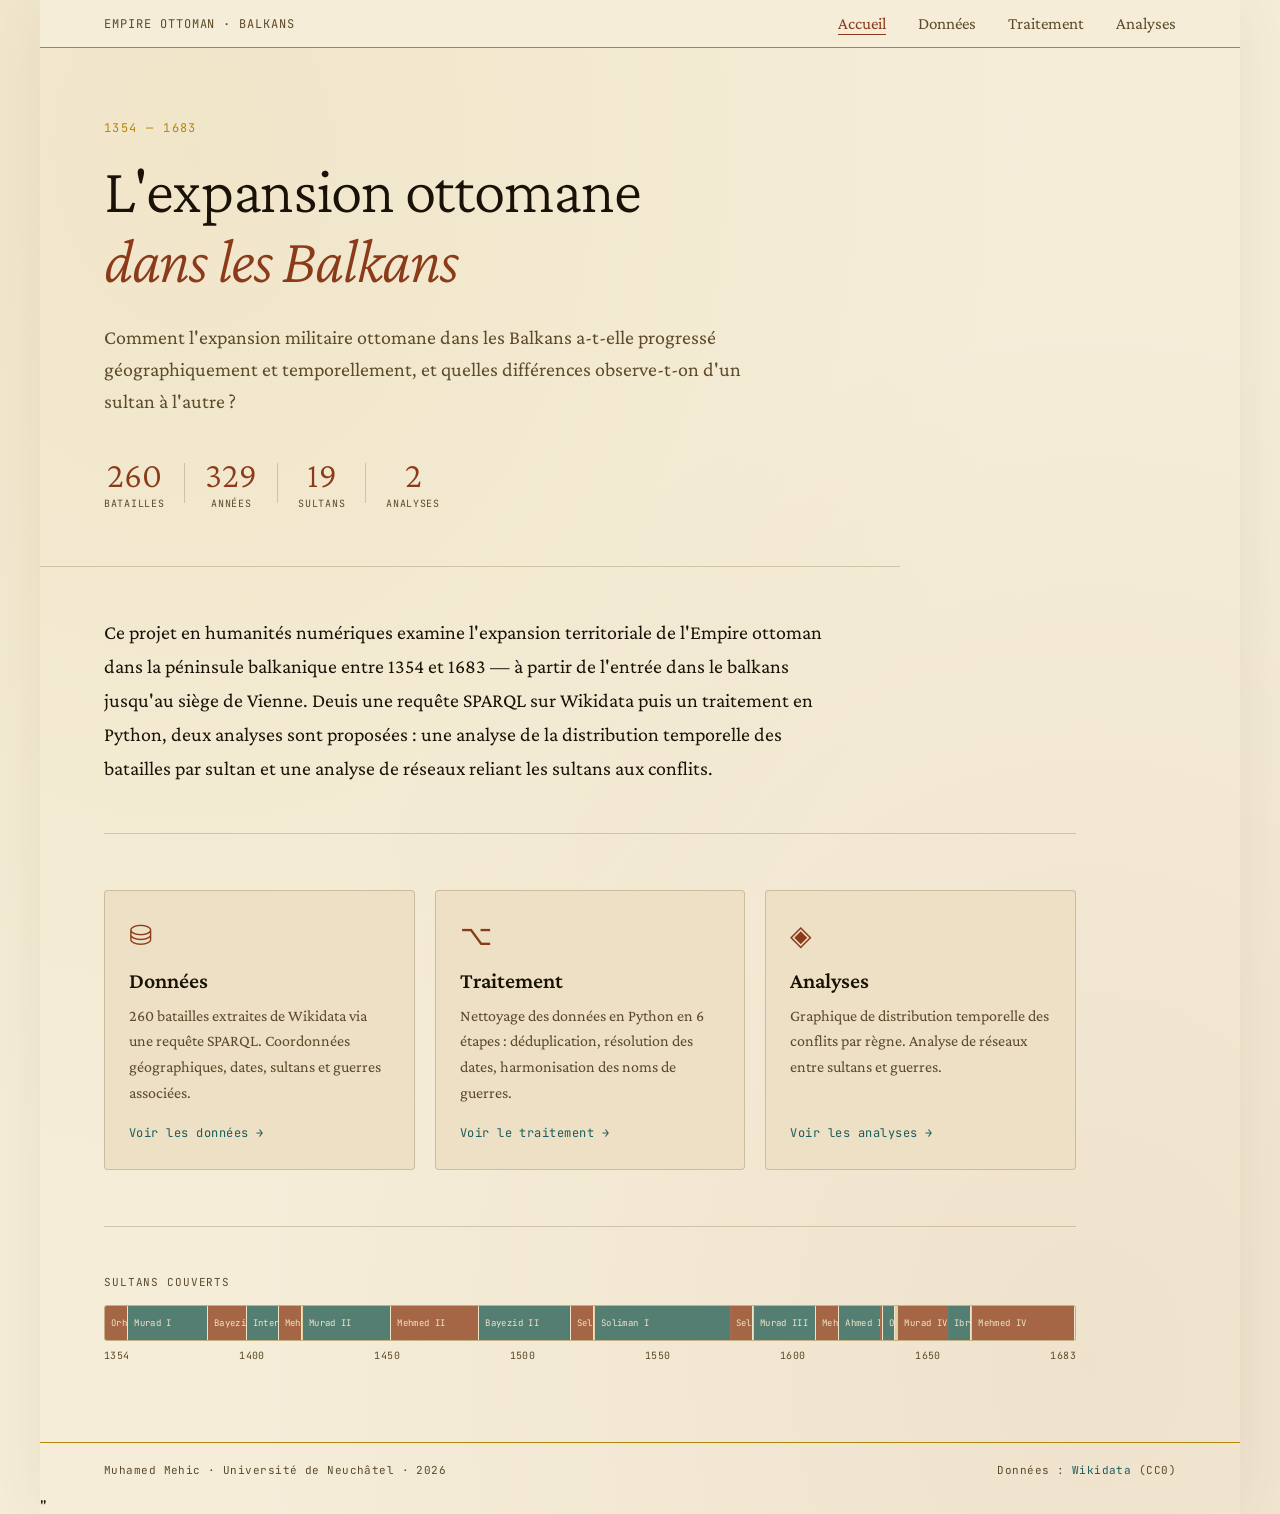
<file: index.html>
<!DOCTYPE html>
<html lang="fr">
<head>
  <meta charset="UTF-8">
  <meta name="viewport" content="width=device-width, initial-scale=1.0">
  <title>Empire Ottoman · Balkans 1354–1683</title>
  <link href="https://fonts.googleapis.com/css2?family=Crimson+Pro:ital,wght@0,300;0,400;0,600;1,300;1,400&family=JetBrains+Mono:wght@400;500&display=swap" rel="stylesheet">
  <link rel="stylesheet" href="css/style.css">
</head>
<body>

  <nav>
    <span class="nav-brand">Empire Ottoman · Balkans</span>
    <div class="nav-links">
      <a href="index.html" class="active">Accueil</a>
      <a href="data.html">Données</a>
      <a href="process.html">Traitement</a>
      <a href="analysis.html">Analyses</a>
    </div>
  </nav>

  <header class="hero">
    <div class="hero-eyebrow">1354 — 1683</div>
    <h1 class="hero-title">L'expansion ottomane<br><em>dans les Balkans</em></h1>
    <p class="hero-sub">
      Comment l'expansion militaire ottomane dans les Balkans a-t-elle progressé
      géographiquement et temporellement, et quelles différences observe-t-on
      d'un sultan à l'autre ?
    </p>
    <div class="hero-stats">
      <div class="hstat">
        <span class="hstat-num">260</span>
        <span class="hstat-lbl">batailles</span>
      </div>
      <div class="hstat-div"></div>
      <div class="hstat">
        <span class="hstat-num">329</span>
        <span class="hstat-lbl">années</span>
      </div>
      <div class="hstat-div"></div>
      <div class="hstat">
        <span class="hstat-num">19</span>
        <span class="hstat-lbl">sultans</span>
      </div>
      <div class="hstat-div"></div>
      <div class="hstat">
        <span class="hstat-num">2</span>
        <span class="hstat-lbl">analyses</span>
      </div>
    </div>
  </header>

  <main>

    <section class="section-intro">
      <p class="intro-text">
        Ce projet en humanités numériques examine l'expansion territoriale de l'Empire ottoman
        dans la péninsule balkanique entre 1354 et 1683 — à partir de l'entrée dans le balkans jusqu'au
        siège de Vienne. Deuis une requête SPARQL sur Wikidata puis un traitement en Python,
        deux analyses sont proposées : une analyse de la distribution 
        temporelle des batailles par sultan et une analyse de réseaux reliant les sultans aux conflits.
      </p>
    </section>

    <section class="cards">

      <a href="data.html" class="card">
        <div class="card-icon">⛁</div>
        <h2 class="card-title">Données</h2>
        <p class="card-desc">
          260 batailles extraites de Wikidata via une requête SPARQL.
          Coordonnées géographiques, dates, sultans et guerres associées.
        </p>
        <span class="card-link">Voir les données →</span>
      </a>

      <a href="process.html" class="card">
        <div class="card-icon">⌥</div>
        <h2 class="card-title">Traitement</h2>
        <p class="card-desc">
          Nettoyage des données en Python en 6 étapes : déduplication,
          résolution des dates, harmonisation des noms de guerres.
        </p>
        <span class="card-link">Voir le traitement →</span>
      </a>

      <a href="analysis.html" class="card">
        <div class="card-icon">◈</div>
        <h2 class="card-title">Analyses</h2>
        <p class="card-desc">
          Graphique de distribution temporelle des conflits par règne.
          Analyse de réseaux entre sultans et guerres.
        </p>
        <span class="card-link">Voir les analyses →</span>
      </a>

    </section>

    <section class="timeline-preview">
      <div class="tp-label">Sultans couverts</div>
      <div class="timeline-bar">
        <div class="tb-seg" style="left:0%;width:2.4%;"    title="Orhan (1354–1362)">        <span>Orhan</span></div>
        <div class="tb-seg" style="left:2.4%;width:8.2%;"  title="Murad Iᵉʳ (1362–1389)">   <span>Murad I</span></div>
        <div class="tb-seg" style="left:10.6%;width:4.0%;" title="Bayezid Iᵉʳ (1389–1402)"> <span>Bayezid I</span></div>
        <div class="tb-seg" style="left:14.6%;width:3.3%;" title="Interrègne (1402–1413)">   <span>Interrègne</span></div>
        <div class="tb-seg" style="left:17.9%;width:2.4%;" title="Mehmed Iᵉʳ (1413–1421)">  <span>Mehmed I</span></div>
        <div class="tb-seg" style="left:20.4%;width:9.1%;" title="Murad II (1421–1451)">     <span>Murad II</span></div>
        <div class="tb-seg" style="left:29.5%;width:9.1%;" title="Mehmed II (1451–1481)">    <span>Mehmed II</span></div>
        <div class="tb-seg" style="left:38.6%;width:9.4%;" title="Bayezid II (1481–1512)">   <span>Bayezid II</span></div>
        <div class="tb-seg" style="left:48.0%;width:2.4%;" title="Selim Iᵉʳ (1512–1520)">   <span>Selim I</span></div>
        <div class="tb-seg" style="left:50.5%;width:14.0%" title="Soliman Iᵉʳ (1520–1566)"> <span>Soliman I</span></div>
        <div class="tb-seg" style="left:64.4%;width:2.4%;" title="Selim II (1566–1574)">     <span>Selim II</span></div>
        <div class="tb-seg" style="left:66.9%;width:6.4%;" title="Murad III (1574–1595)">    <span>Murad III</span></div>
        <div class="tb-seg" style="left:73.3%;width:2.4%;" title="Mehmed III (1595–1603)">   <span>Mehmed III</span></div>
        <div class="tb-seg" style="left:75.7%;width:4.3%;" title="Ahmed Iᵉʳ (1603–1617)">   <span>Ahmed I</span></div>
        <div class="tb-seg" style="left:79.9%;width:0.3%;" title="Mustafa Iᵉʳ (1617–1618)"> <span>Mustafa Iᵉʳ</span></div>
        <div class="tb-seg" style="left:80.2%;width:1.2%;" title="Osman II (1618–1622)">     <span>Osman II</span></div>
        <div class="tb-seg" style="left:81.8%;width:5.2%;" title="Murad IV (1623–1640)">     <span>Murad IV</span></div>
        <div class="tb-seg" style="left:86.9%;width:2.4%;" title="Ibrahim Iᵉʳ (1640–1648)">  <span>Ibrahim I</span></div>
        <div class="tb-seg" style="left:89.4%;width:10.6%" title="Mehmed IV (1648–1683)">    <span>Mehmed IV</span></div>
      </div>
      <div class="tb-axis">
        <span>1354</span><span>1400</span><span>1450</span><span>1500</span>
        <span>1550</span><span>1600</span><span>1650</span><span>1683</span>
      </div>
    </section>

  </main>

  <footer>
    <span>Muhamed Mehic · Université de Neuchâtel · 2026</span>
    <span>Données : <a href="https://www.wikidata.org" target="_blank">Wikidata</a> (CC0)</span>
  </footer>
  <script src="js/main.js"></script>"
</body>
</html>
</file>
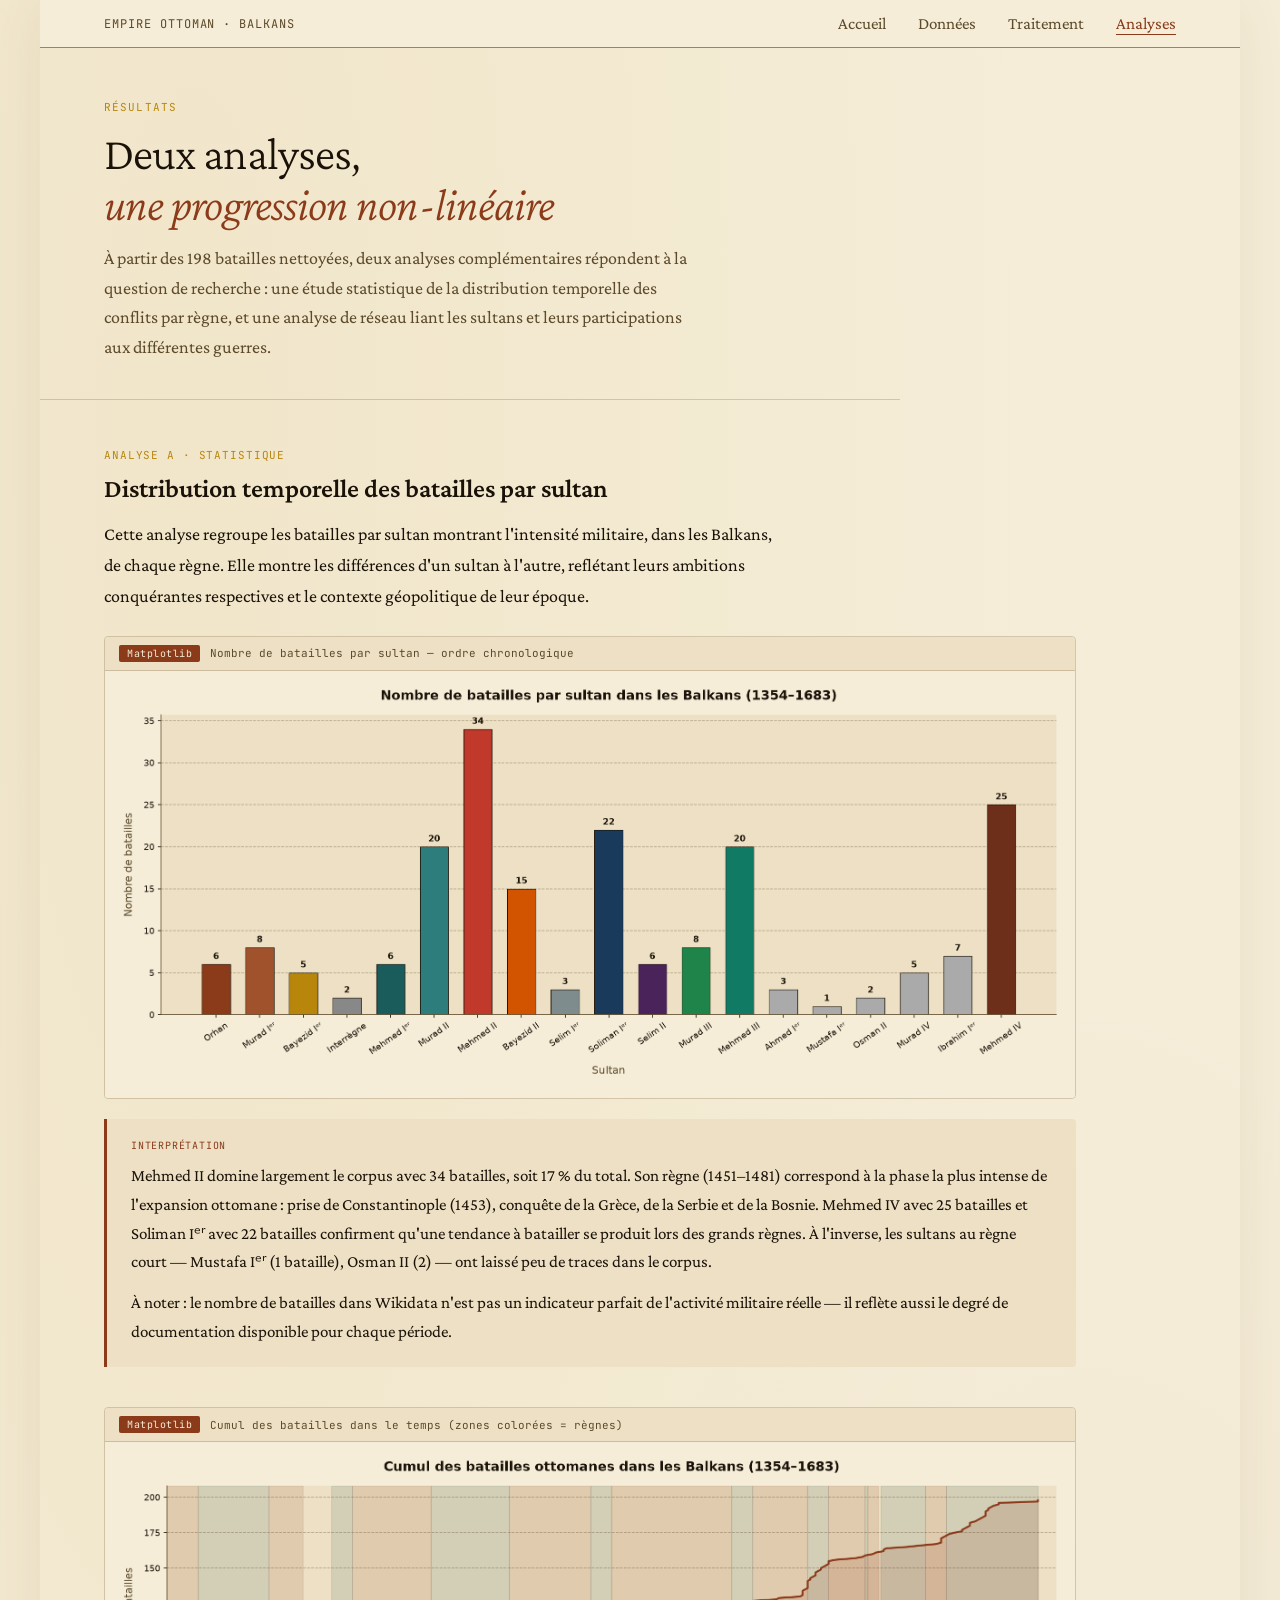
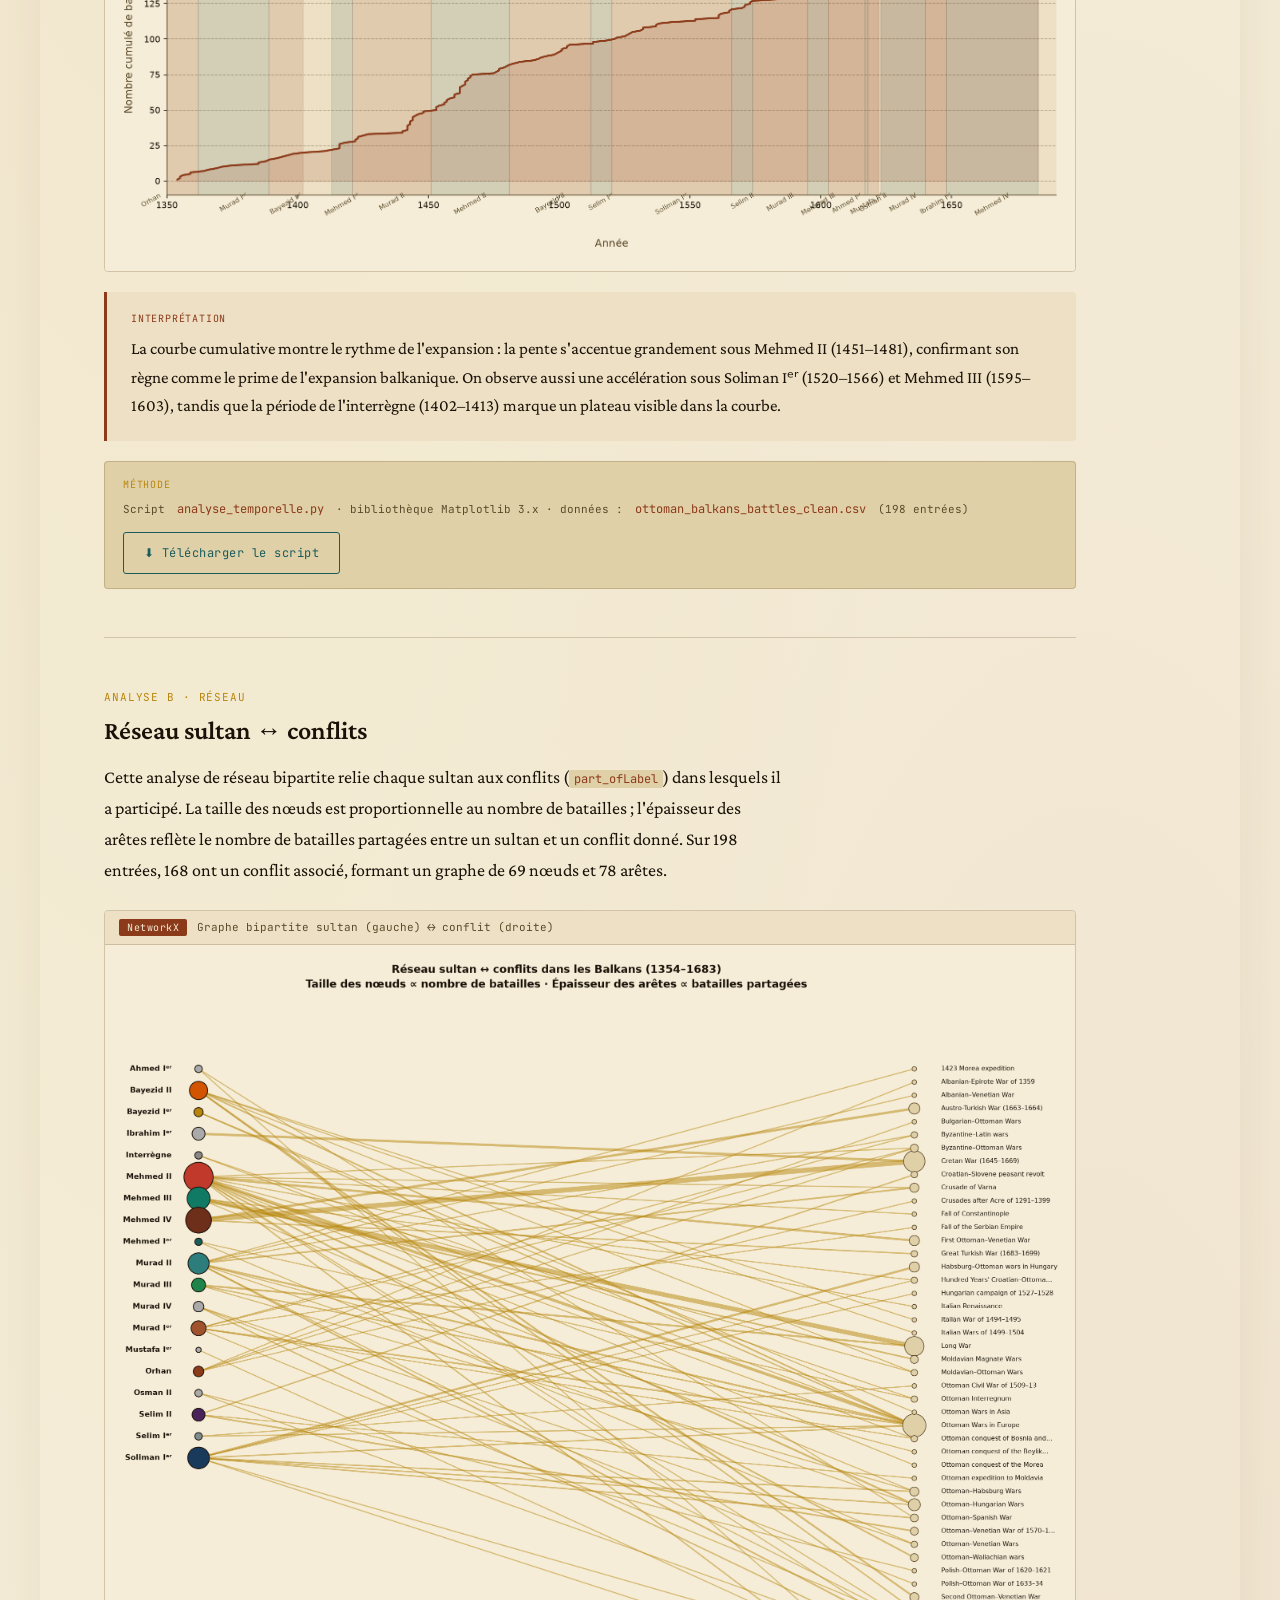
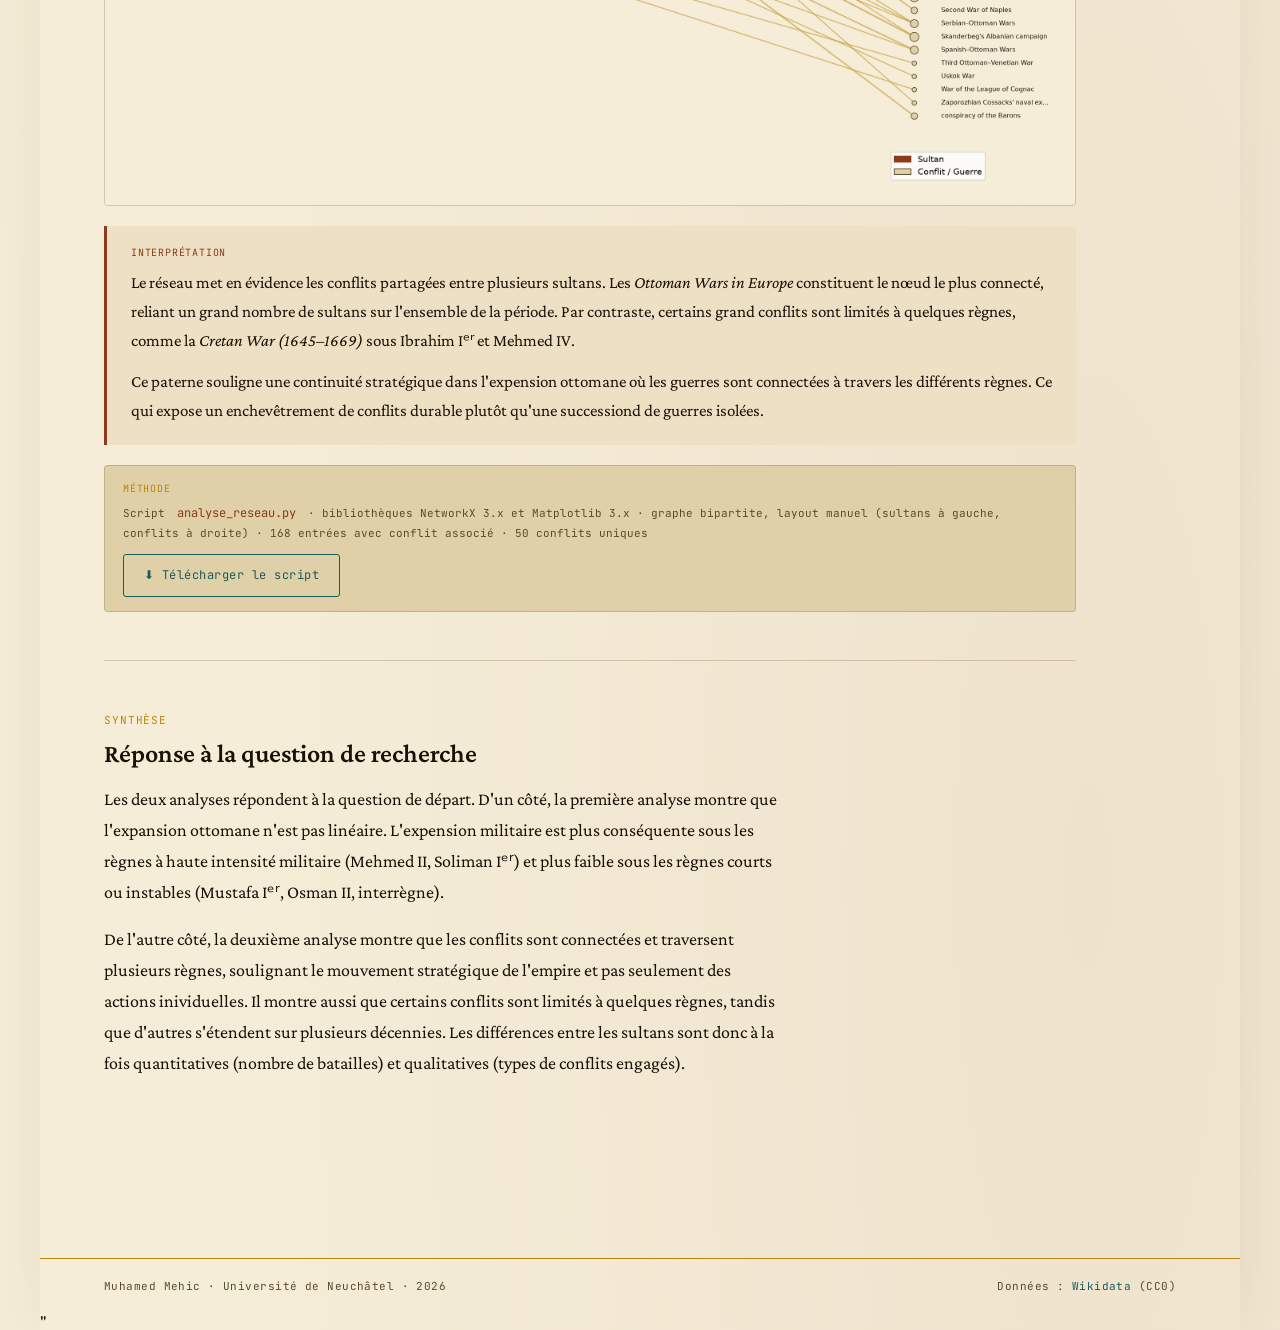
<file: analysis.html>
<!DOCTYPE html>
<html lang="fr">
<head>
  <meta charset="UTF-8">
  <meta name="viewport" content="width=device-width, initial-scale=1.0">
  <title>Analyses · Empire Ottoman Balkans</title>
  <link href="https://fonts.googleapis.com/css2?family=Crimson+Pro:ital,wght@0,300;0,400;0,600;1,300;1,400&family=JetBrains+Mono:wght@400;500&display=swap" rel="stylesheet">
  <link rel="stylesheet" href="css/style.css">
</head>
<body>

  <nav>
    <span class="nav-brand">Empire Ottoman · Balkans</span>
    <div class="nav-links">
      <a href="index.html">Accueil</a>
      <a href="data.html">Données</a>
      <a href="process.html">Traitement</a>
      <a href="analysis.html" class="active">Analyses</a>
    </div>
  </nav>

  <header class="page-header">
    <div class="page-eyebrow">Résultats</div>
    <h1 class="page-title">Deux analyses,<br><em>une progression non-linéaire</em></h1>
    <p class="page-desc">
      À partir des 198 batailles nettoyées, deux analyses complémentaires répondent
      à la question de recherche : une étude statistique de la distribution temporelle
      des conflits par règne, et une analyse de réseau liant les sultans et leurs participations aux différentes guerres.
    </p>
  </header>

  <main>

    <!-- ── ANALYSE A ──────────────────────────────────────────────────────── -->
    <section class="content-section">
      <div class="section-label">Analyse A · Statistique</div>
      <h2 class="section-title">Distribution temporelle des batailles par sultan</h2>

      <div class="section-body">
        <p>
          Cette analyse regroupe les batailles par sultan montrant l'intensité militaire, dans les Balkans, de chaque règne. 
          Elle montre les différences d'un sultan à l'autre, reflétant leurs ambitions conquérantes respectives
          et le contexte géopolitique de leur époque.
        </p>
      </div>

      <!-- Barplot -->
      <div class="viz-block">
        <div class="viz-label">
          <span class="code-lang">Matplotlib</span>
          Nombre de batailles par sultan — ordre chronologique
        </div>
        <div class="viz-img-wrap">
          <img src="outputs/output_barplot_sultans.png"
               alt="Barplot du nombre de batailles par sultan"
               class="viz-img">
        </div>
      </div>

      <div class="analysis-interp">
        <div class="interp-label">Interprétation</div>
        <p>
          Mehmed II domine largement le corpus avec 34 batailles, soit 17 % du total.
          Son règne (1451–1481) correspond à la phase la plus intense de l'expansion ottomane :
          prise de Constantinople (1453), conquête de la Grèce, de la Serbie et de la Bosnie.
          Mehmed IV avec 25 batailles et Soliman Iᵉʳ avec 22 batailles confirment qu'une tendance
          à batailler se produit lors des grands règnes. À l'inverse, les sultans au règne court
          — Mustafa Iᵉʳ (1 bataille), Osman II (2) — ont laissé peu de traces dans le corpus.
        </p>
        <p>
          À noter : le nombre de batailles dans Wikidata n'est pas un indicateur parfait
          de l'activité militaire réelle — il reflète aussi le degré de documentation
          disponible pour chaque période.
        </p>
      </div>

      <!-- Courbe cumulative -->
      <div class="viz-block" style="margin-top: 40px;">
        <div class="viz-label">
          <span class="code-lang">Matplotlib</span>
          Cumul des batailles dans le temps (zones colorées = règnes)
        </div>
        <div class="viz-img-wrap">
          <img src="outputs/output_courbe_cumulative.png"
               alt="Courbe cumulative des batailles par règne"
               class="viz-img">
        </div>
      </div>

      <div class="analysis-interp">
        <div class="interp-label">Interprétation</div>
        <p>
          La courbe cumulative montre le rythme de l'expansion : la pente s'accentue
          grandement sous Mehmed II (1451–1481), confirmant son règne comme le prime
          de l'expansion balkanique. On observe aussi une accélération sous Soliman Iᵉʳ
          (1520–1566) et Mehmed III (1595–1603), tandis que la période de l'interrègne
          (1402–1413) marque un plateau visible dans la courbe.
        </p>
      </div>

      <div class="method-note">
        <div class="method-label">Méthode</div>
        Script <code>analyse_temporelle.py</code> · bibliothèque Matplotlib 3.x ·
        données : <code>ottoman_balkans_battles_clean.csv</code> (198 entrées)
        <div style="margin-top: 12px;">
          <a class="dl-btn dl-btn--secondary" href="scripts/analyse_temporelle.py" download>
            ⬇ Télécharger le script
          </a>
        </div>
      </div>
    </section>

    <!-- ── ANALYSE B ──────────────────────────────────────────────────────── -->
    <section class="content-section">
      <div class="section-label">Analyse B · Réseau</div>
      <h2 class="section-title">Réseau sultan ↔ conflits</h2>

      <div class="section-body">
        <p>
          Cette analyse de réseau bipartite relie chaque sultan aux conflits
          (<code>part_ofLabel</code>) dans lesquels il a participé.
          La taille des nœuds est proportionnelle au nombre de batailles ;
          l'épaisseur des arêtes reflète le nombre de batailles partagées
          entre un sultan et un conflit donné. Sur 198 entrées, 168 ont
          un conflit associé, formant un graphe de 69 nœuds et 78 arêtes.
        </p>
      </div>

      <div class="viz-block">
        <div class="viz-label">
          <span class="code-lang">NetworkX</span>
          Graphe bipartite sultan (gauche) ↔ conflit (droite)
        </div>
        <div class="viz-img-wrap">
          <img src="outputs/output_reseau_sultan_guerre.png"
               alt="Réseau bipartite sultan-conflit"
               class="viz-img">
        </div>
      </div>

      <div class="analysis-interp">
        <div class="interp-label">Interprétation</div>
        <p>
          Le réseau met en évidence les conflits partagées entre
          plusieurs sultans. Les <em>Ottoman Wars in Europe</em> constituent le nœud
          le plus connecté, reliant un grand nombre de sultans sur l'ensemble de la période.
          Par contraste, certains grand conflits sont limités à quelques règnes,
          comme la <em>Cretan War (1645–1669)</em> sous Ibrahim Iᵉʳ et Mehmed IV.
        </p>
        <p>
          Ce paterne souligne une continuité stratégique dans l'expension ottomane 
          où les guerres sont connectées à travers les différents règnes.
          Ce qui expose un enchevêtrement de conflits durable plutôt qu'une successiond de guerres isolées.
        </p>
      </div>

      <div class="method-note">
        <div class="method-label">Méthode</div>
        Script <code>analyse_reseau.py</code> · bibliothèques NetworkX 3.x et Matplotlib 3.x ·
        graphe bipartite, layout manuel (sultans à gauche, conflits à droite) ·
        168 entrées avec conflit associé · 50 conflits uniques
        <div style="margin-top: 12px;">
          <a class="dl-btn dl-btn--secondary" href="scripts/analyse_reseau.py" download>
            ⬇ Télécharger le script
          </a>
        </div>
      </div>
    </section>

    <!-- ── SYNTHÈSE ───────────────────────────────────────────────────────── -->
    <section class="content-section">
      <div class="section-label">Synthèse</div>
      <h2 class="section-title">Réponse à la question de recherche</h2>
      <div class="section-body">
        <p>
          Les deux analyses répondent à la question de départ.
          D'un côté, la première analyse montre que l'expansion ottomane n'est pas linéaire. 
          L'expension militaire est plus conséquente sous les règnes à haute intensité militaire (Mehmed II, Soliman Iᵉʳ) 
          et plus faible sous les règnes courts ou instables (Mustafa Iᵉʳ, Osman II, interrègne).
        </p>
        <p>
          De l'autre côté, la deuxième analyse montre que les conflits sont connectées et traversent plusieurs règnes, 
          soulignant le mouvement stratégique de l'empire et pas seulement des actions inividuelles.
          Il montre aussi que certains conflits sont limités à quelques règnes, tandis que d'autres s'étendent sur plusieurs décennies.
          Les différences entre les sultans sont donc à la fois quantitatives (nombre de batailles) et qualitatives (types de conflits engagés).
        </p>
      </div>
    </section>

  </main>

  <footer>
    <span>Muhamed Mehic · Université de Neuchâtel · 2026</span>
    <span>Données : <a href="https://www.wikidata.org" target="_blank">Wikidata</a> (CC0)</span>
  </footer>
  <script src="js/main.js"></script>"
</body>
</html>
</file>
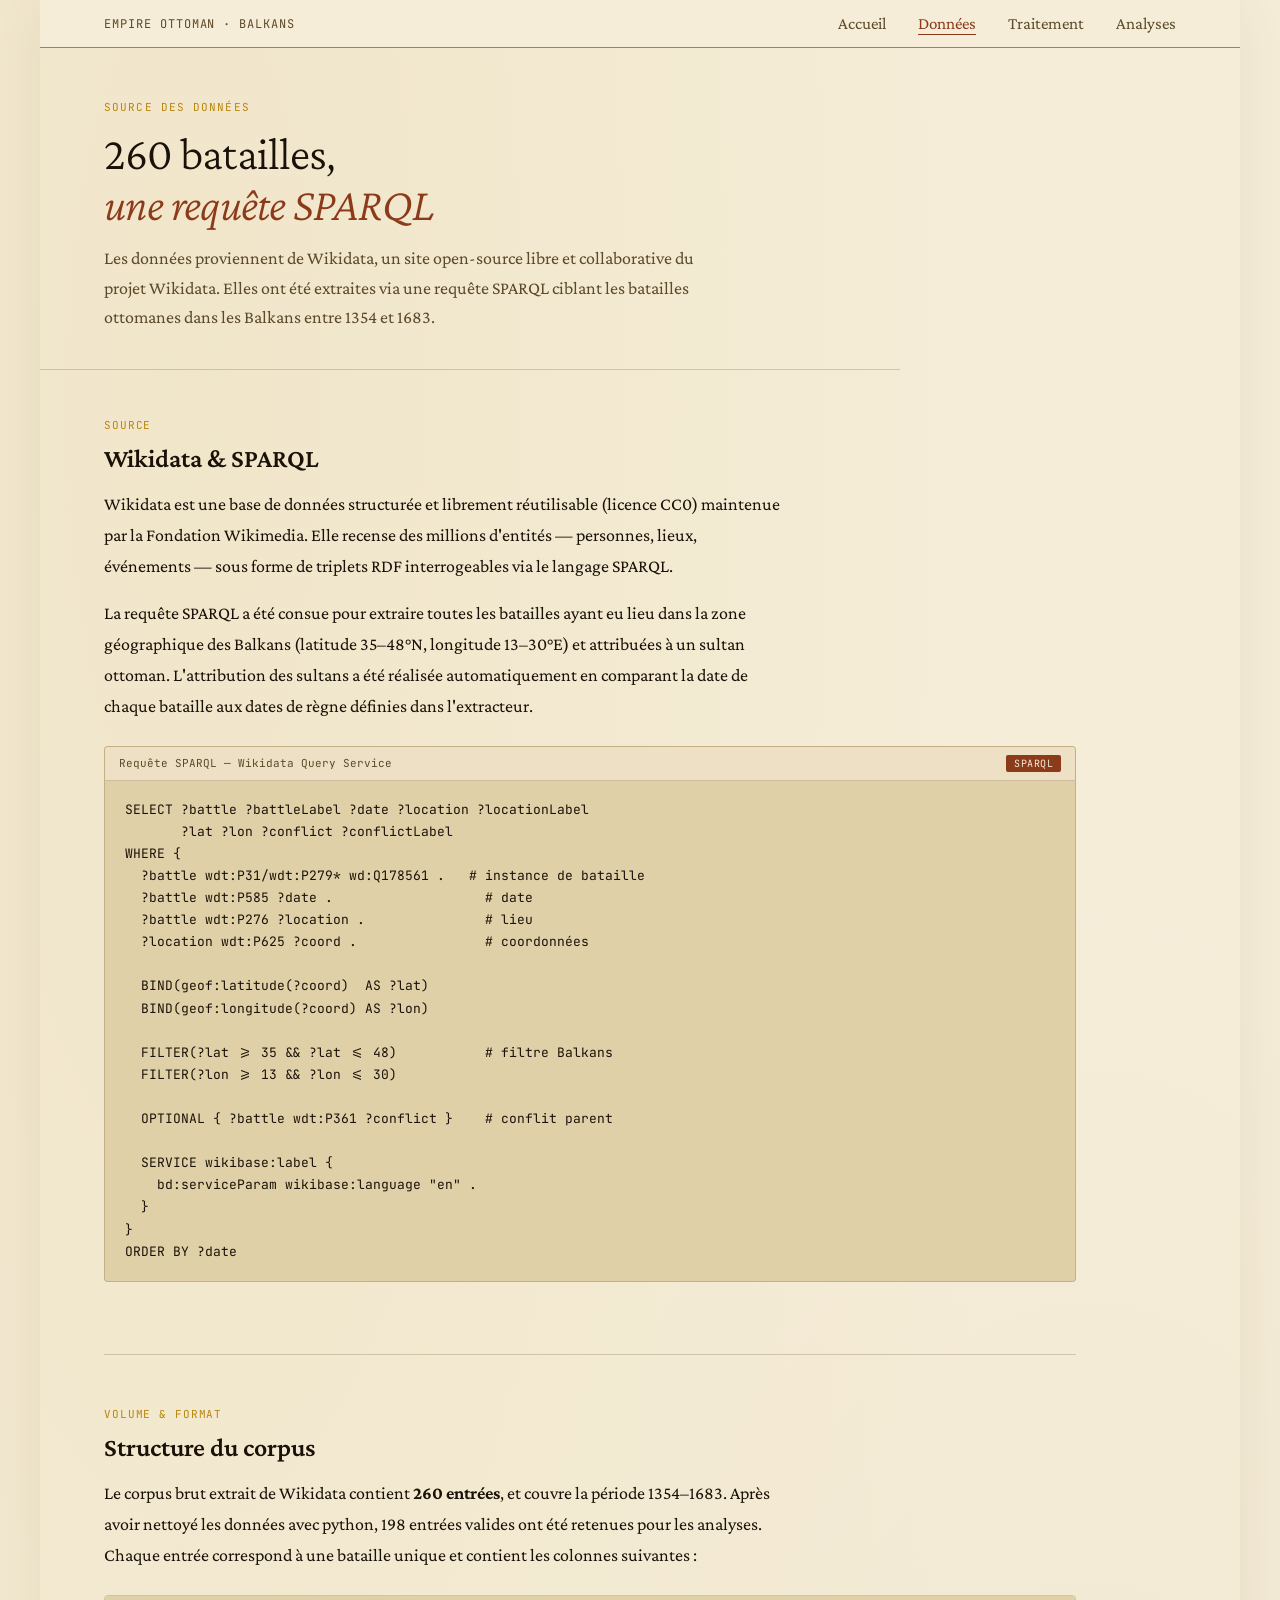
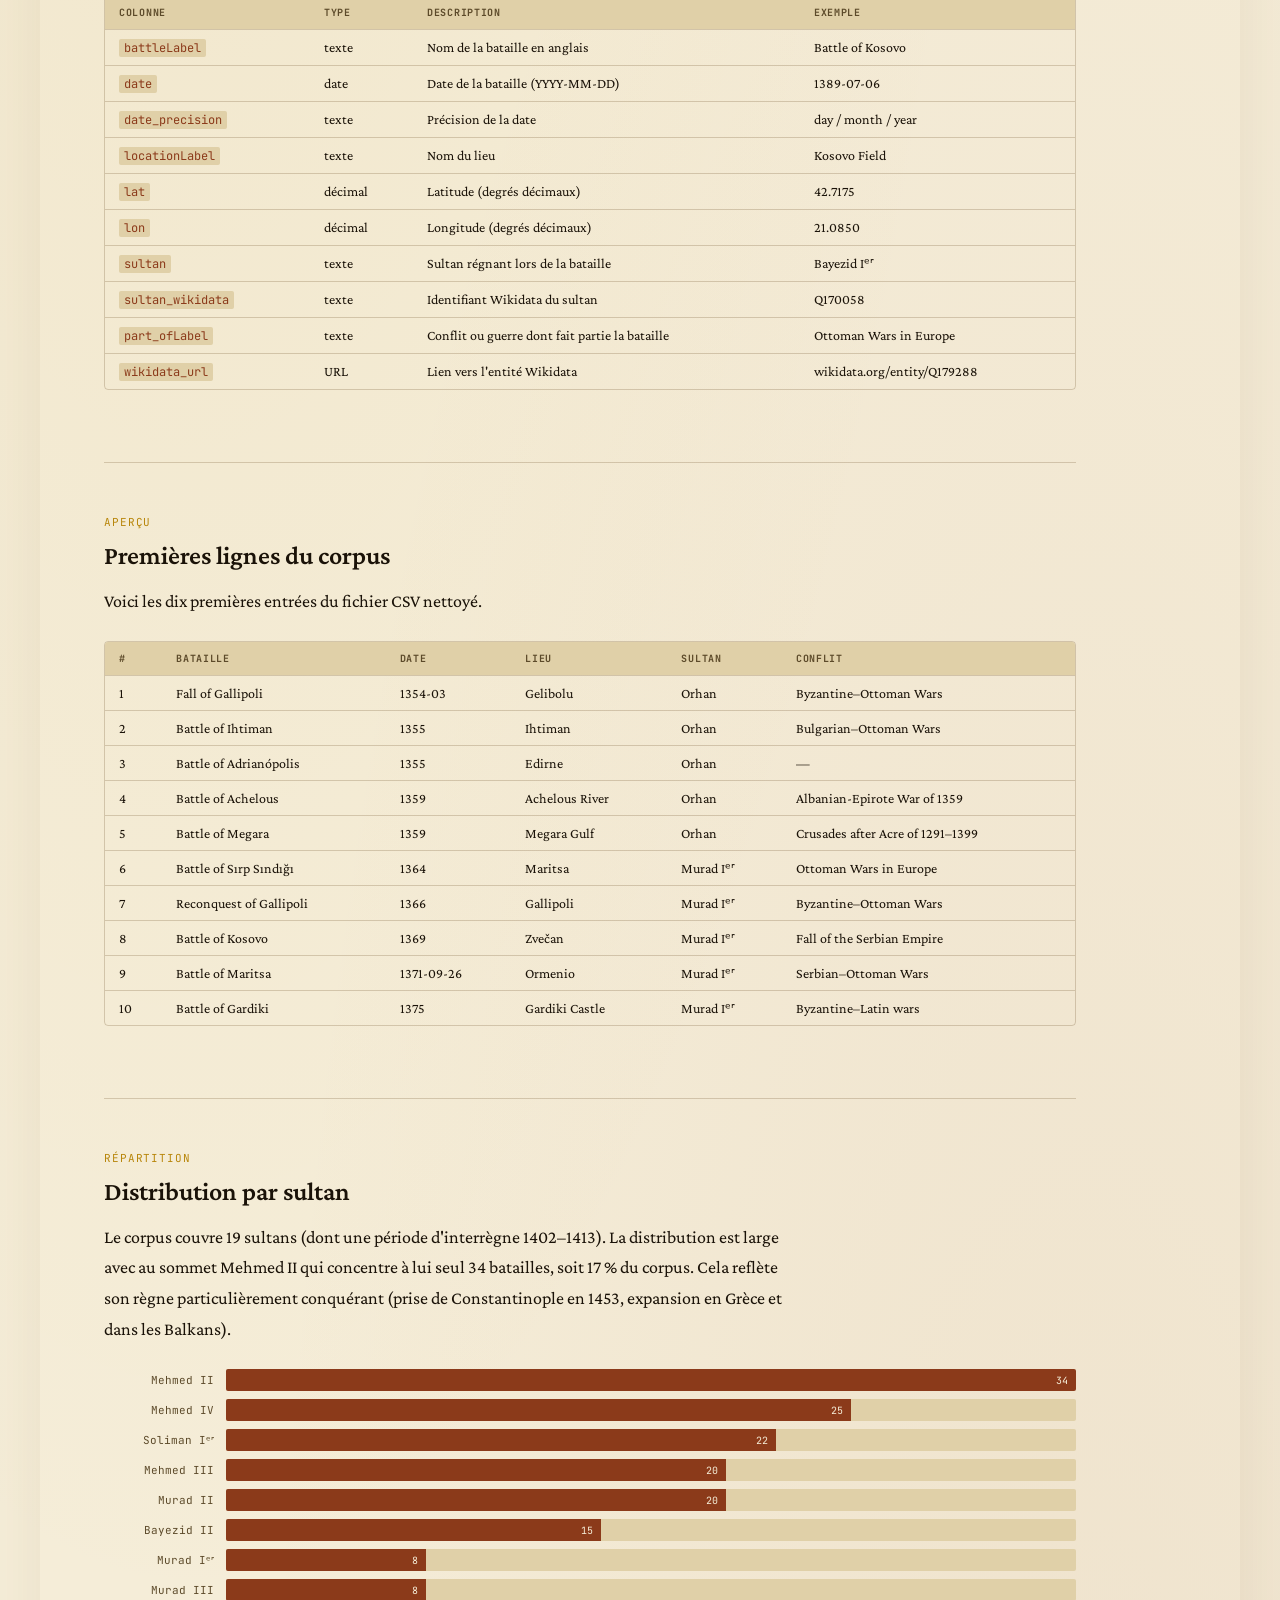
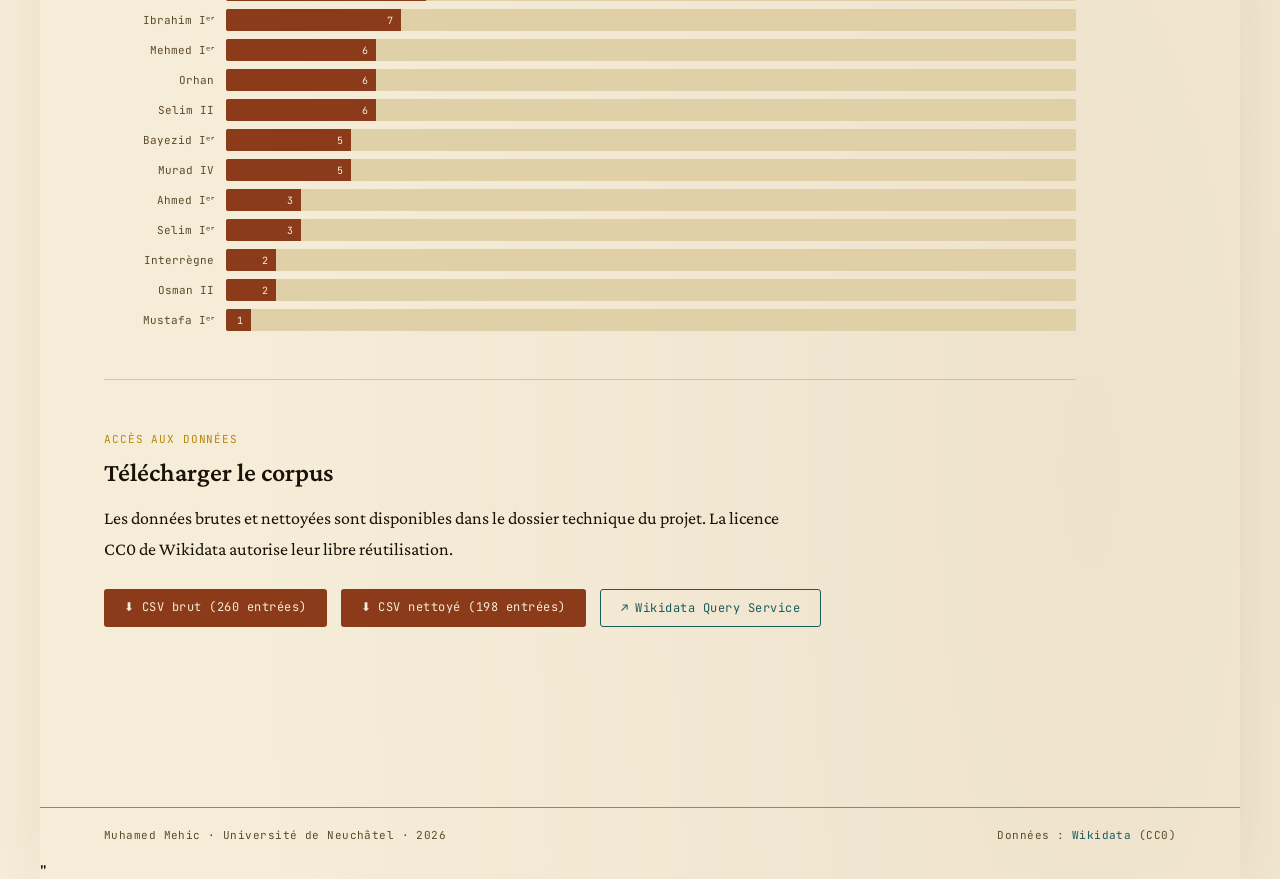
<file: data.html>
<!DOCTYPE html>
<html lang="fr">
<head>
  <meta charset="UTF-8">
  <meta name="viewport" content="width=device-width, initial-scale=1.0">
  <title>Données · Empire Ottoman Balkans</title>
  <link href="https://fonts.googleapis.com/css2?family=Crimson+Pro:ital,wght@0,300;0,400;0,600;1,300;1,400&family=JetBrains+Mono:wght@400;500&display=swap" rel="stylesheet">
  <link rel="stylesheet" href="css/style.css">
</head>
<body>

  <nav>
    <span class="nav-brand">Empire Ottoman · Balkans</span>
    <div class="nav-links">
      <a href="index.html">Accueil</a>
      <a href="data.html" class="active">Données</a>
      <a href="process.html">Traitement</a>
      <a href="analysis.html">Analyses</a>
    </div>
  </nav>

  <header class="page-header">
    <div class="page-eyebrow">Source des données</div>
    <h1 class="page-title">260 batailles,<br><em>une requête SPARQL</em></h1>
    <p class="page-desc">
      Les données proviennent de Wikidata, un site open-source libre et collaborative du projet Wikidata. 
      Elles ont été extraites via une requête SPARQL ciblant
      les batailles ottomanes dans les Balkans entre 1354 et 1683.
    </p>
  </header>

  <main>

    <!-- ── SOURCE ─────────────────────────────────────────────────────────── -->
    <section class="content-section">
      <div class="section-label">Source</div>
      <h2 class="section-title">Wikidata & SPARQL</h2>
      <div class="section-body">
        <p>
          Wikidata est une base de données structurée et librement réutilisable (licence CC0)
          maintenue par la Fondation Wikimedia. Elle recense des millions d'entités —
          personnes, lieux, événements — sous forme de triplets RDF interrogeables
          via le langage SPARQL.
        </p>
        <p>
          La requête SPARQL a été consue pour extraire toutes les batailles
          ayant eu lieu dans la zone géographique des Balkans
          (latitude 35–48°N, longitude 13–30°E) et attribuées à un sultan ottoman.
          L'attribution des sultans a été réalisée automatiquement en comparant
          la date de chaque bataille aux dates de règne définies dans l'extracteur.
        </p>
      </div>

      <div class="code-block">
        <div class="code-header">
          <span>Requête SPARQL — Wikidata Query Service</span>
          <span class="code-lang">SPARQL</span>
        </div>
        <pre>SELECT ?battle ?battleLabel ?date ?location ?locationLabel
       ?lat ?lon ?conflict ?conflictLabel
WHERE {
  ?battle wdt:P31/wdt:P279* wd:Q178561 .   # instance de bataille
  ?battle wdt:P585 ?date .                   # date
  ?battle wdt:P276 ?location .               # lieu
  ?location wdt:P625 ?coord .                # coordonnées

  BIND(geof:latitude(?coord)  AS ?lat)
  BIND(geof:longitude(?coord) AS ?lon)

  FILTER(?lat >= 35 && ?lat <= 48)           # filtre Balkans
  FILTER(?lon >= 13 && ?lon <= 30)

  OPTIONAL { ?battle wdt:P361 ?conflict }    # conflit parent

  SERVICE wikibase:label {
    bd:serviceParam wikibase:language "en" .
  }
}
ORDER BY ?date</pre>
      </div>
    </section>

    <!-- ── VOLUME & FORMAT ────────────────────────────────────────────────── -->
    <section class="content-section">
      <div class="section-label">Volume & format</div>
      <h2 class="section-title">Structure du corpus</h2>
      <div class="section-body">
        <p>
          Le corpus brut extrait de Wikidata contient <strong>260 entrées</strong>,
          et couvre la période 1354–1683. Après avoir nettoyé les données avec python,
          198 entrées valides ont été retenues pour les analyses.
          Chaque entrée correspond à une bataille unique et contient les colonnes suivantes :
        </p>
      </div>

      <div class="table-wrap">
        <table>
          <thead>
            <tr>
              <th>Colonne</th>
              <th>Type</th>
              <th>Description</th>
              <th>Exemple</th>
            </tr>
          </thead>
          <tbody>
            <tr>
              <td><code>battleLabel</code></td>
              <td>texte</td>
              <td>Nom de la bataille en anglais</td>
              <td>Battle of Kosovo</td>
            </tr>
            <tr>
              <td><code>date</code></td>
              <td>date</td>
              <td>Date de la bataille (YYYY-MM-DD)</td>
              <td>1389-07-06</td>
            </tr>
            <tr>
              <td><code>date_precision</code></td>
              <td>texte</td>
              <td>Précision de la date</td>
              <td>day / month / year</td>
            </tr>
            <tr>
              <td><code>locationLabel</code></td>
              <td>texte</td>
              <td>Nom du lieu</td>
              <td>Kosovo Field</td>
            </tr>
            <tr>
              <td><code>lat</code></td>
              <td>décimal</td>
              <td>Latitude (degrés décimaux)</td>
              <td>42.7175</td>
            </tr>
            <tr>
              <td><code>lon</code></td>
              <td>décimal</td>
              <td>Longitude (degrés décimaux)</td>
              <td>21.0850</td>
            </tr>
            <tr>
              <td><code>sultan</code></td>
              <td>texte</td>
              <td>Sultan régnant lors de la bataille</td>
              <td>Bayezid Iᵉʳ</td>
            </tr>
            <tr>
              <td><code>sultan_wikidata</code></td>
              <td>texte</td>
              <td>Identifiant Wikidata du sultan</td>
              <td>Q170058</td>
            </tr>
            <tr>
              <td><code>part_ofLabel</code></td>
              <td>texte</td>
              <td>Conflit ou guerre dont fait partie la bataille</td>
              <td>Ottoman Wars in Europe</td>
            </tr>
            <tr>
              <td><code>wikidata_url</code></td>
              <td>URL</td>
              <td>Lien vers l'entité Wikidata</td>
              <td>wikidata.org/entity/Q179288</td>
            </tr>
          </tbody>
        </table>
      </div>
    </section>

    <!-- ── APERÇU DES DONNÉES ─────────────────────────────────────────────── -->
    <section class="content-section">
      <div class="section-label">Aperçu</div>
      <h2 class="section-title">Premières lignes du corpus</h2>
      <div class="section-body">
        <p>Voici les dix premières entrées du fichier CSV nettoyé.</p>
      </div>

      <div class="table-wrap">
        <table id="preview-table">
          <thead>
            <tr>
              <th>#</th>
              <th>Bataille</th>
              <th>Date</th>
              <th>Lieu</th>
              <th>Sultan</th>
              <th>Conflit</th>
            </tr>
          </thead>
          <tbody>
            <tr><td>1</td><td>Fall of Gallipoli</td><td>1354-03</td><td>Gelibolu</td><td>Orhan</td><td>Byzantine–Ottoman Wars</td></tr>
            <tr><td>2</td><td>Battle of Ihtiman</td><td>1355</td><td>Ihtiman</td><td>Orhan</td><td>Bulgarian–Ottoman Wars</td></tr>
            <tr><td>3</td><td>Battle of Adrianópolis</td><td>1355</td><td>Edirne</td><td>Orhan</td><td>—</td></tr>
            <tr><td>4</td><td>Battle of Achelous</td><td>1359</td><td>Achelous River</td><td>Orhan</td><td>Albanian-Epirote War of 1359</td></tr>
            <tr><td>5</td><td>Battle of Megara</td><td>1359</td><td>Megara Gulf</td><td>Orhan</td><td>Crusades after Acre of 1291–1399</td></tr>
            <tr><td>6</td><td>Battle of Sırp Sındığı</td><td>1364</td><td>Maritsa</td><td>Murad Iᵉʳ</td><td>Ottoman Wars in Europe</td></tr>
            <tr><td>7</td><td>Reconquest of Gallipoli</td><td>1366</td><td>Gallipoli</td><td>Murad Iᵉʳ</td><td>Byzantine–Ottoman Wars</td></tr>
            <tr><td>8</td><td>Battle of Kosovo</td><td>1369</td><td>Zvečan</td><td>Murad Iᵉʳ</td><td>Fall of the Serbian Empire</td></tr>
            <tr><td>9</td><td>Battle of Maritsa</td><td>1371-09-26</td><td>Ormenio</td><td>Murad Iᵉʳ</td><td>Serbian–Ottoman Wars</td></tr>
            <tr><td>10</td><td>Battle of Gardiki</td><td>1375</td><td>Gardiki Castle</td><td>Murad Iᵉʳ</td><td>Byzantine–Latin wars</td></tr>
          </tbody>
        </table>
      </div>
    </section>

    <!-- ── RÉPARTITION ────────────────────────────────────────────────────── -->
    <section class="content-section">
      <div class="section-label">Répartition</div>
      <h2 class="section-title">Distribution par sultan</h2>
      <div class="section-body">
        <p>
          Le corpus couvre 19 sultans (dont une période d'interrègne 1402–1413).
          La distribution est large avec au sommet Mehmed II qui concentre à lui seul 34 batailles,
          soit 17 % du corpus. Cela reflète son règne particulièrement conquérant
          (prise de Constantinople en 1453, expansion en Grèce et dans les Balkans).
        </p>
      </div>

      <div class="sultan-bars">
        <div class="sbar-row"><span class="sbar-name">Mehmed II</span>      <div class="sbar-wrap"><div class="sbar-fill" style="width:100%">34</div></div></div>
        <div class="sbar-row"><span class="sbar-name">Mehmed IV</span>      <div class="sbar-wrap"><div class="sbar-fill" style="width:73.5%">25</div></div></div>
        <div class="sbar-row"><span class="sbar-name">Soliman I&#7497;&#691;</span>   <div class="sbar-wrap"><div class="sbar-fill" style="width:64.7%">22</div></div></div>
        <div class="sbar-row"><span class="sbar-name">Mehmed III</span>     <div class="sbar-wrap"><div class="sbar-fill" style="width:58.8%">20</div></div></div>
        <div class="sbar-row"><span class="sbar-name">Murad II</span>       <div class="sbar-wrap"><div class="sbar-fill" style="width:58.8%">20</div></div></div>
        <div class="sbar-row"><span class="sbar-name">Bayezid II</span>     <div class="sbar-wrap"><div class="sbar-fill" style="width:44.1%">15</div></div></div>
        <div class="sbar-row"><span class="sbar-name">Murad I&#7497;&#691;</span>     <div class="sbar-wrap"><div class="sbar-fill" style="width:23.5%">8</div></div></div>
        <div class="sbar-row"><span class="sbar-name">Murad III</span>      <div class="sbar-wrap"><div class="sbar-fill" style="width:23.5%">8</div></div></div>
        <div class="sbar-row"><span class="sbar-name">Ibrahim I&#7497;&#691;</span>   <div class="sbar-wrap"><div class="sbar-fill" style="width:20.6%">7</div></div></div>
        <div class="sbar-row"><span class="sbar-name">Mehmed I&#7497;&#691;</span>    <div class="sbar-wrap"><div class="sbar-fill" style="width:17.6%">6</div></div></div>
        <div class="sbar-row"><span class="sbar-name">Orhan</span>          <div class="sbar-wrap"><div class="sbar-fill" style="width:17.6%">6</div></div></div>
        <div class="sbar-row"><span class="sbar-name">Selim II</span>       <div class="sbar-wrap"><div class="sbar-fill" style="width:17.6%">6</div></div></div>
        <div class="sbar-row"><span class="sbar-name">Bayezid I&#7497;&#691;</span>   <div class="sbar-wrap"><div class="sbar-fill" style="width:14.7%">5</div></div></div>
        <div class="sbar-row"><span class="sbar-name">Murad IV</span>       <div class="sbar-wrap"><div class="sbar-fill" style="width:14.7%">5</div></div></div>
        <div class="sbar-row"><span class="sbar-name">Ahmed I&#7497;&#691;</span>     <div class="sbar-wrap"><div class="sbar-fill" style="width:8.8%">3</div></div></div>
        <div class="sbar-row"><span class="sbar-name">Selim I&#7497;&#691;</span>     <div class="sbar-wrap"><div class="sbar-fill" style="width:8.8%">3</div></div></div>
        <div class="sbar-row"><span class="sbar-name">Interr&#232;gne</span>     <div class="sbar-wrap"><div class="sbar-fill sbar-fill--muted" style="width:5.9%">2</div></div></div>
        <div class="sbar-row"><span class="sbar-name">Osman II</span>       <div class="sbar-wrap"><div class="sbar-fill" style="width:5.9%">2</div></div></div>
        <div class="sbar-row"><span class="sbar-name">Mustafa I&#7497;&#691;</span>   <div class="sbar-wrap"><div class="sbar-fill" style="width:2.9%">1</div></div></div>
      </div>
    </section>

    <!-- ── TÉLÉCHARGEMENT ─────────────────────────────────────────────────── -->
    <section class="content-section">
      <div class="section-label">Accès aux données</div>
      <h2 class="section-title">Télécharger le corpus</h2>
      <div class="section-body">
        <p>
          Les données brutes et nettoyées sont disponibles dans le dossier technique
          du projet. La licence CC0 de Wikidata autorise leur libre réutilisation.
        </p>
      </div>
      <div class="dl-links">
        <a class="dl-btn" href="data/ottoman_balkans_battles_raw.csv" download>
          ⬇ CSV brut (260 entrées)
        <a class="dl-btn" href="data/ottoman_balkans_battles_clean.csv" download>
          ⬇ CSV nettoyé (198 entrées)
        </a>
        <a class="dl-btn dl-btn--secondary" href="https://www.wikidata.org/wiki/Wikidata:SPARQL_query_service" target="_blank">
          ↗ Wikidata Query Service
        </a>
      </div>
    </section>

  </main>

  <footer>
    <span>Muhamed Mehic · Université de Neuchâtel · 2026</span>
    <span>Données : <a href="https://www.wikidata.org" target="_blank">Wikidata</a> (CC0)</span>
  </footer>
  <script src="js/main.js"></script>"
</body>
</html>
</file>
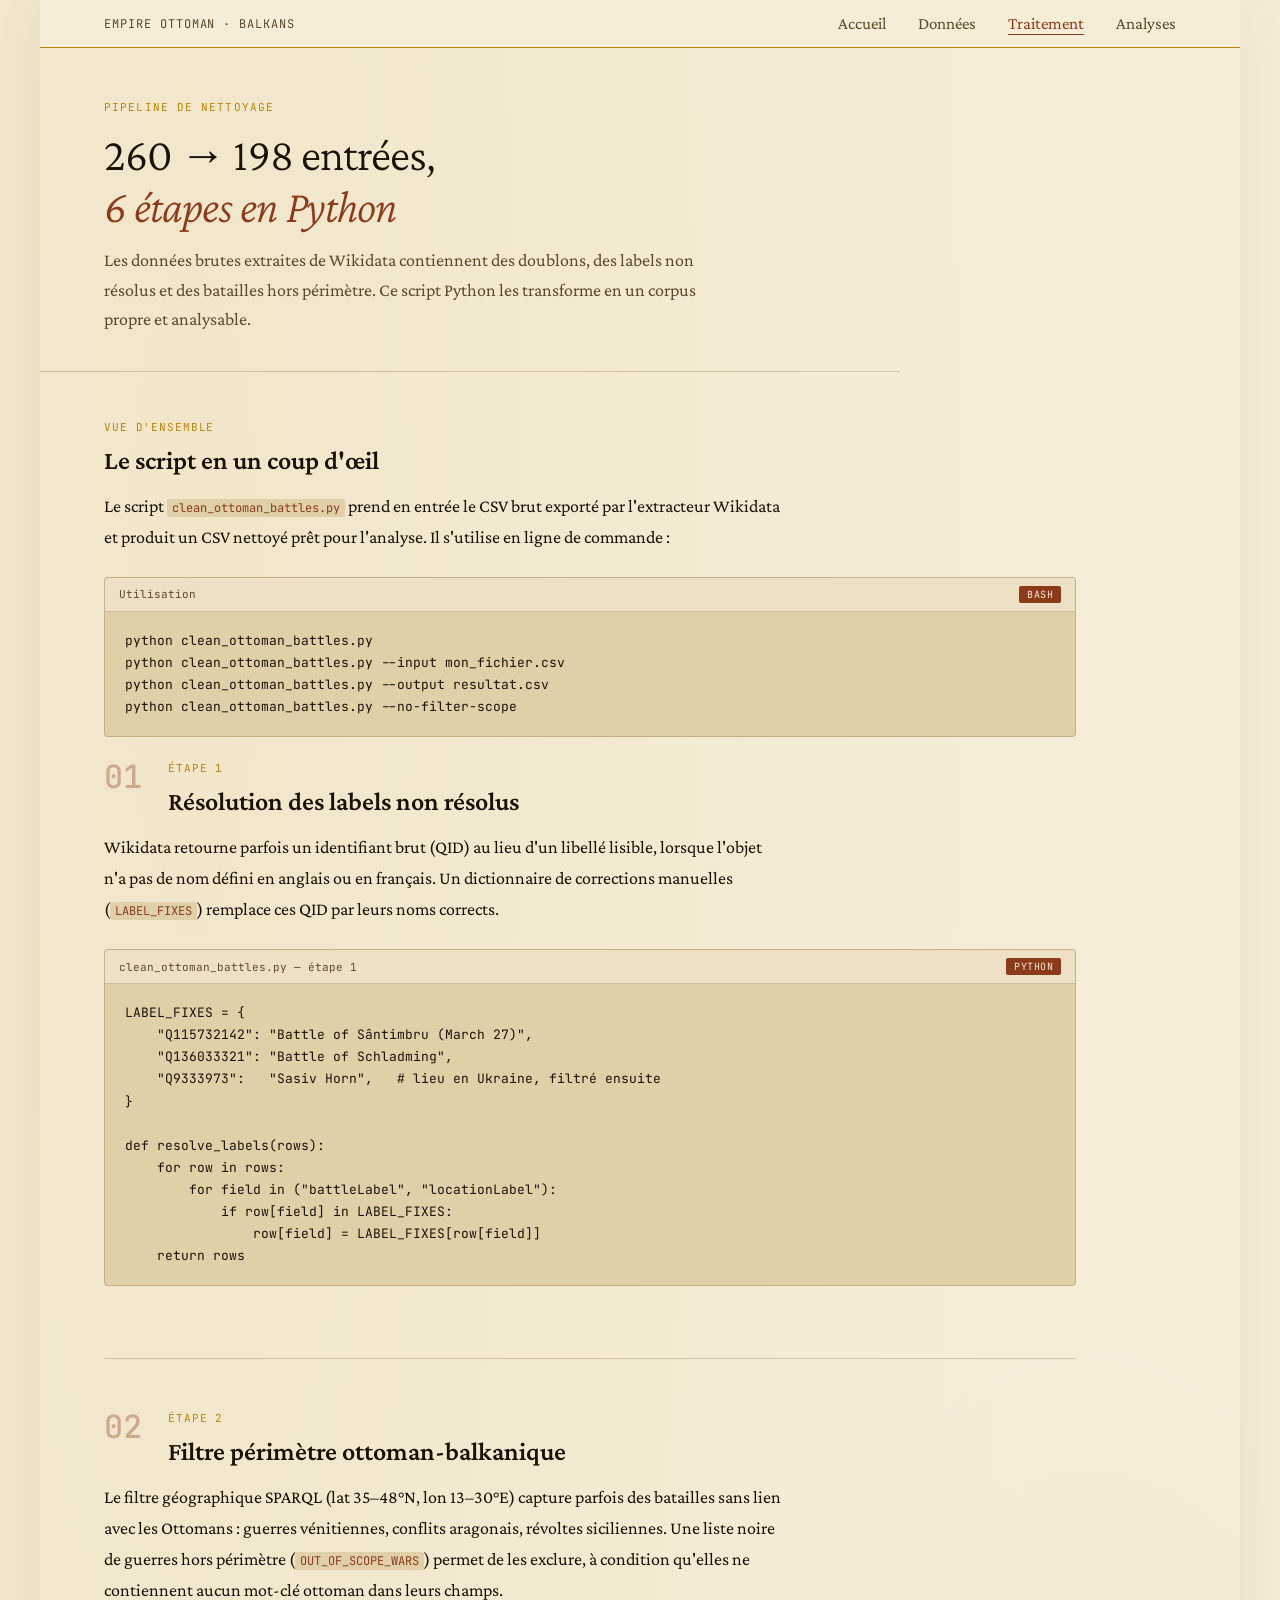
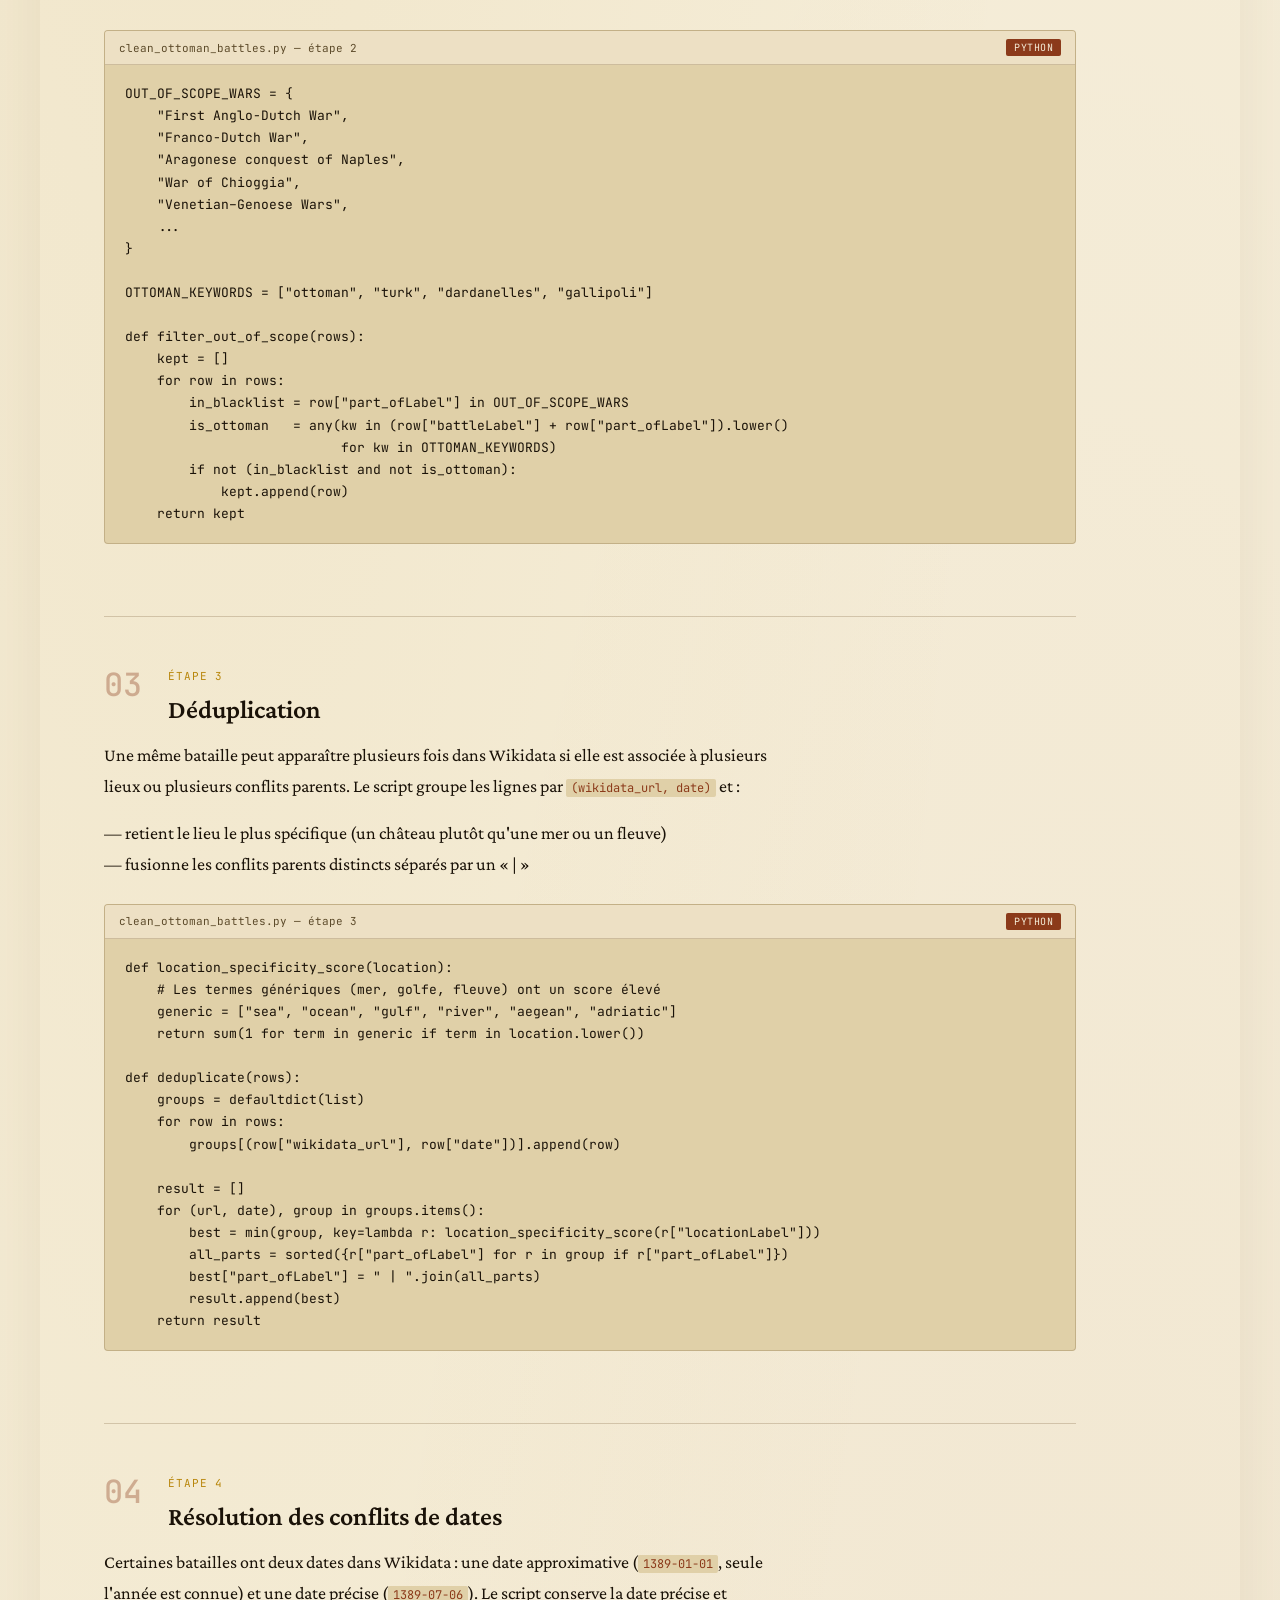
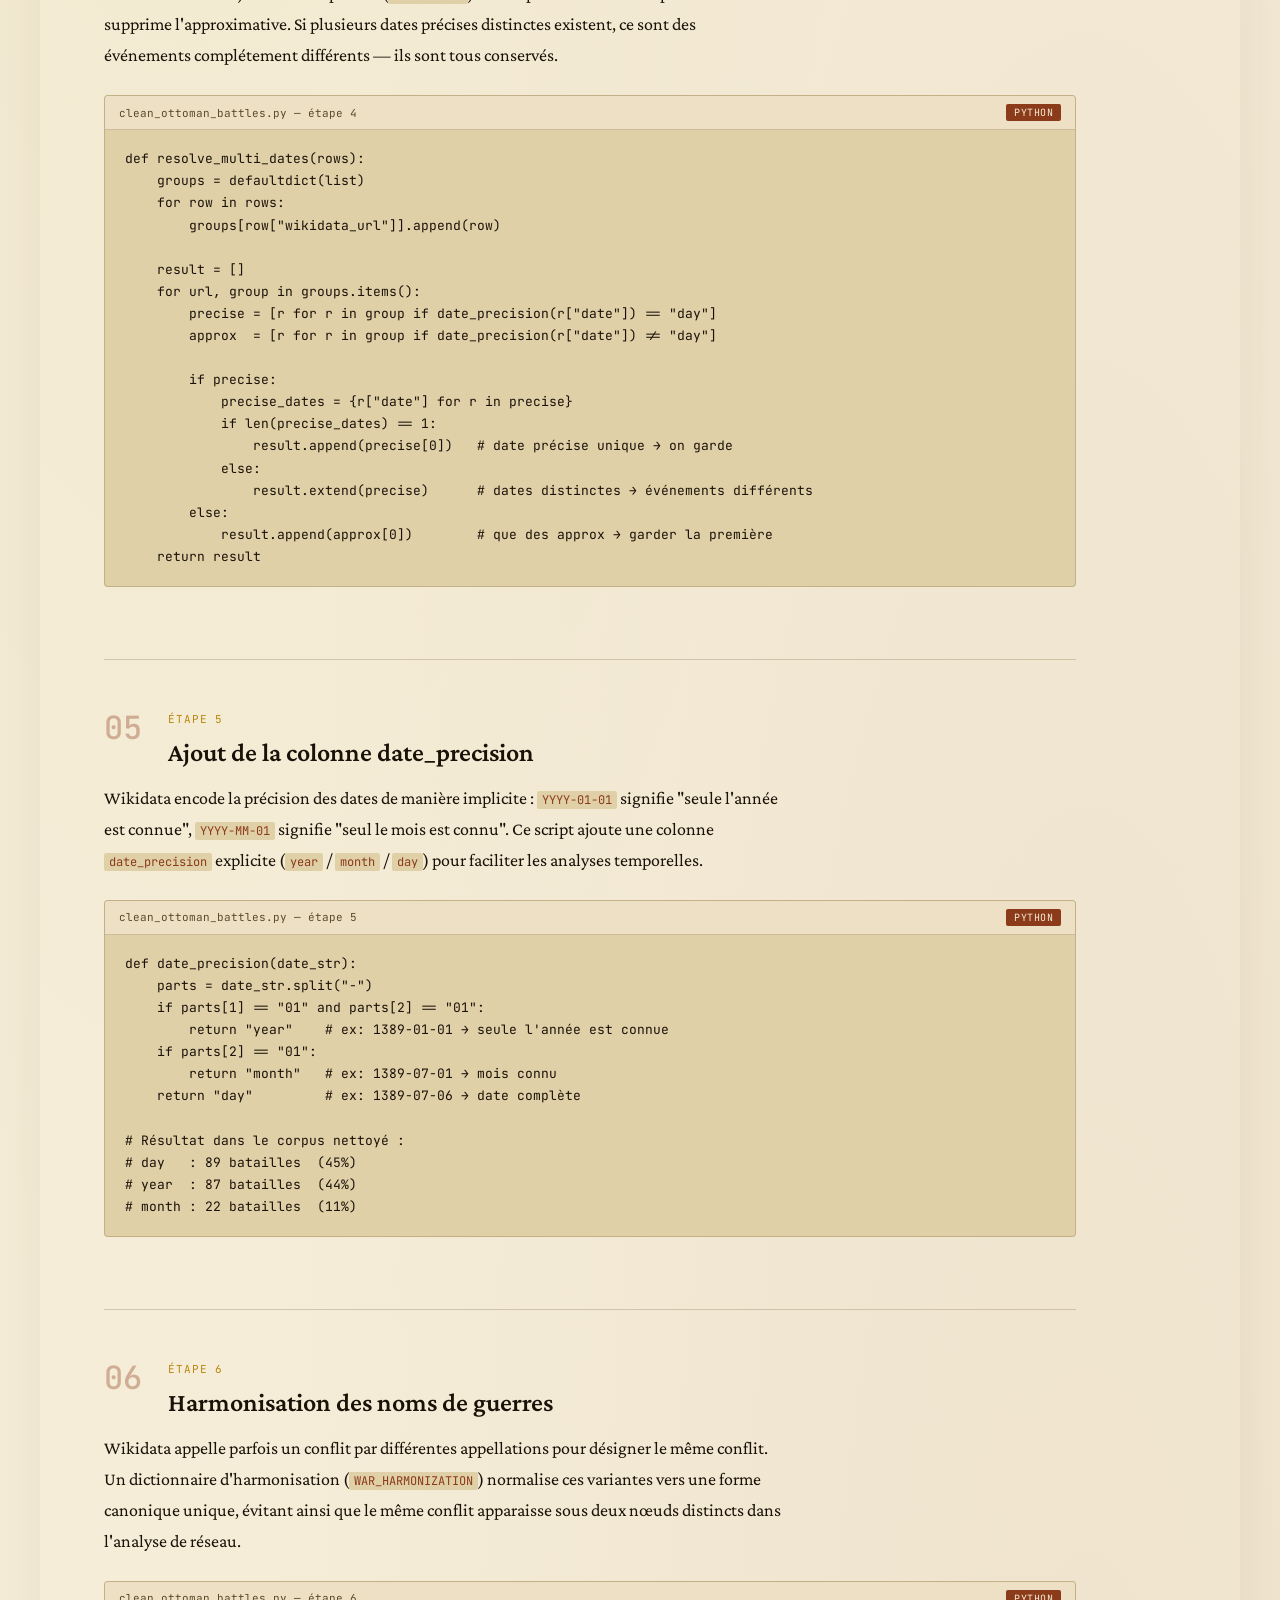
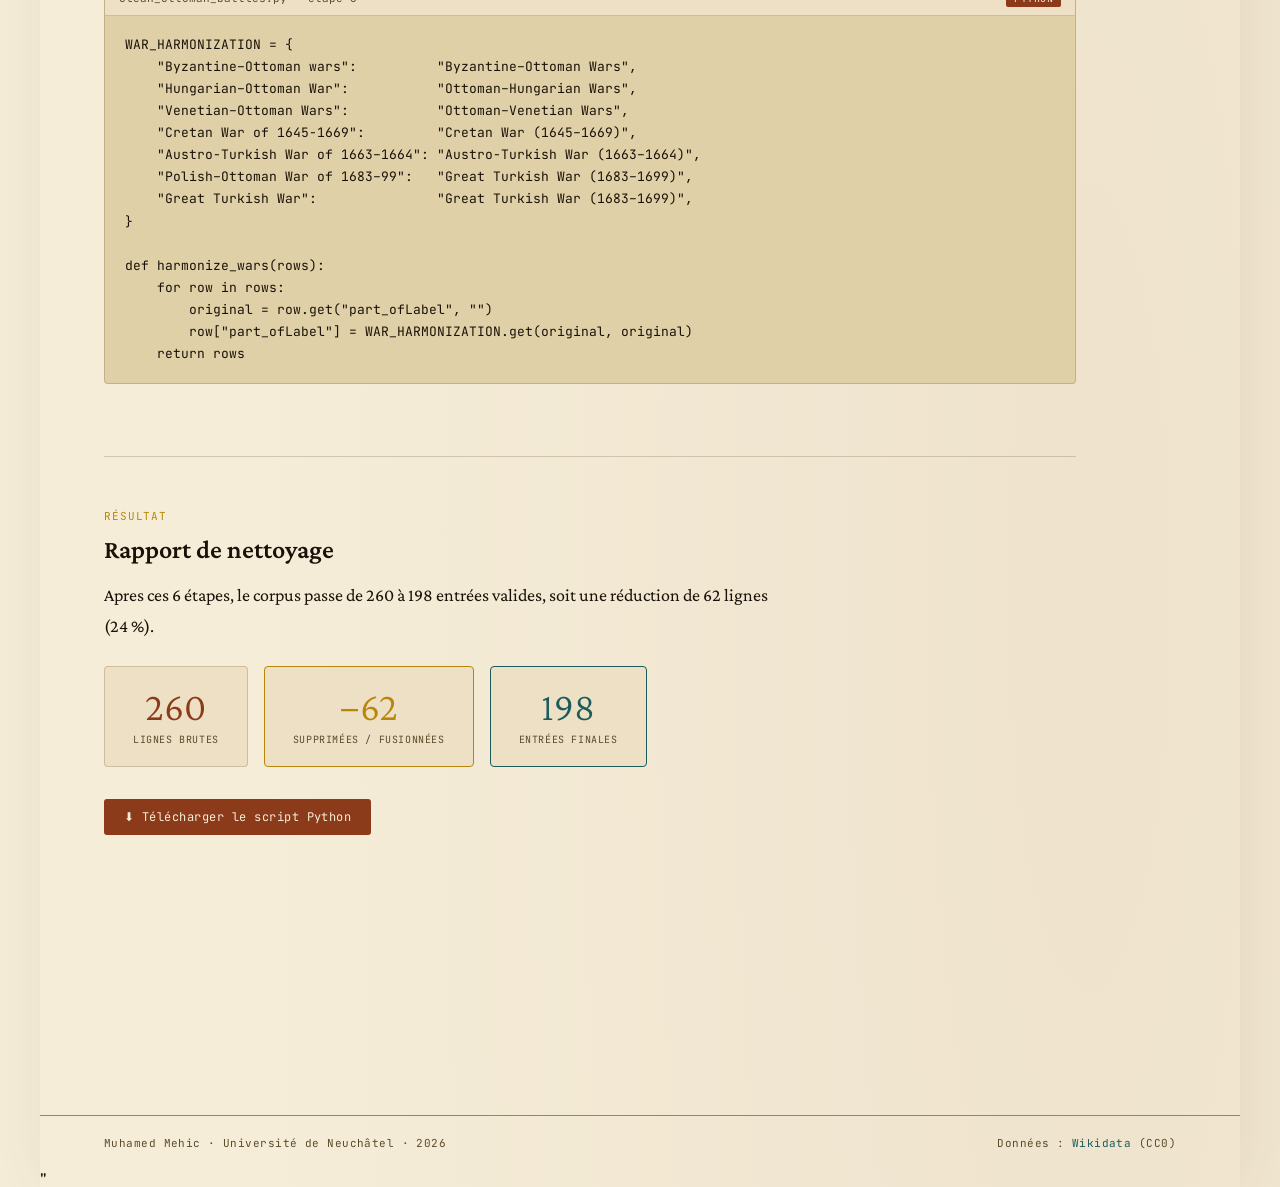
<file: process.html>
<!DOCTYPE html>
<html lang="fr">
<head>
  <meta charset="UTF-8">
  <meta name="viewport" content="width=device-width, initial-scale=1.0">
  <title>Traitement · Empire Ottoman Balkans</title>
  <link href="https://fonts.googleapis.com/css2?family=Crimson+Pro:ital,wght@0,300;0,400;0,600;1,300;1,400&family=JetBrains+Mono:wght@400;500&display=swap" rel="stylesheet">
  <link rel="stylesheet" href="css/style.css">
</head>
<body>

  <nav>
    <span class="nav-brand">Empire Ottoman · Balkans</span>
    <div class="nav-links">
      <a href="index.html">Accueil</a>
      <a href="data.html">Données</a>
      <a href="process.html" class="active">Traitement</a>
      <a href="analysis.html">Analyses</a>
    </div>
  </nav>

  <header class="page-header">
    <div class="page-eyebrow">Pipeline de nettoyage</div>
    <h1 class="page-title">260 → 198 entrées,<br><em>6 étapes en Python</em></h1>
    <p class="page-desc">
      Les données brutes extraites de Wikidata contiennent des doublons, des labels non résolus
      et des batailles hors périmètre. Ce script Python les transforme en un corpus
      propre et analysable.
    </p>
  </header>

  <main>

    <!-- ── OVERVIEW ───────────────────────────────────────────────────────── -->
    <section class="content-section">
      <div class="section-label">Vue d'ensemble</div>
      <h2 class="section-title">Le script en un coup d'œil</h2>
      <div class="section-body">
        <p>
          Le script <code>clean_ottoman_battles.py</code> prend en entrée le CSV brut exporté
          par l'extracteur Wikidata et produit un CSV nettoyé prêt pour l'analyse.
          Il s'utilise en ligne de commande :
        </p>
      </div>

      <div class="code-block">
        <div class="code-header">
          <span>Utilisation</span>
          <span class="code-lang">BASH</span>
        </div>
        <pre>python clean_ottoman_battles.py
python clean_ottoman_battles.py --input mon_fichier.csv
python clean_ottoman_battles.py --output resultat.csv
python clean_ottoman_battles.py --no-filter-scope</pre>
      </div>


    <!-- ── ÉTAPE 1 ─────────────────────────────────────────────────────────── -->
    <section class="content-section">
      <div class="step-header">
        <div class="step-num">01</div>
        <div>
          <div class="section-label">Étape 1</div>
          <h2 class="section-title">Résolution des labels non résolus</h2>
        </div>
      </div>
      <div class="section-body">
        <p>
          Wikidata retourne parfois un identifiant brut (QID) au lieu d'un libellé lisible,
          lorsque l'objet n'a pas de nom défini en anglais ou en français.
          Un dictionnaire de corrections manuelles (<code>LABEL_FIXES</code>) remplace
          ces QID par leurs noms corrects.
        </p>
      </div>
      <div class="code-block">
        <div class="code-header">
          <span>clean_ottoman_battles.py — étape 1</span>
          <span class="code-lang">PYTHON</span>
        </div>
        <pre>LABEL_FIXES = {
    "Q115732142": "Battle of Sântimbru (March 27)",
    "Q136033321": "Battle of Schladming",
    "Q9333973":   "Sasiv Horn",   # lieu en Ukraine, filtré ensuite
}

def resolve_labels(rows):
    for row in rows:
        for field in ("battleLabel", "locationLabel"):
            if row[field] in LABEL_FIXES:
                row[field] = LABEL_FIXES[row[field]]
    return rows</pre>
      </div>
    </section>

    <!-- ── ÉTAPE 2 ─────────────────────────────────────────────────────────── -->
    <section class="content-section">
      <div class="step-header">
        <div class="step-num">02</div>
        <div>
          <div class="section-label">Étape 2</div>
          <h2 class="section-title">Filtre périmètre ottoman-balkanique</h2>
        </div>
      </div>
      <div class="section-body">
        <p>
          Le filtre géographique SPARQL (lat 35–48°N, lon 13–30°E) capture parfois des batailles
          sans lien avec les Ottomans : guerres vénitiennes, conflits aragonais, révoltes siciliennes.
          Une liste noire de guerres hors périmètre (<code>OUT_OF_SCOPE_WARS</code>) permet de les exclure,
          à condition qu'elles ne contiennent aucun mot-clé ottoman dans leurs champs.
        </p>
      </div>
      <div class="code-block">
        <div class="code-header">
          <span>clean_ottoman_battles.py — étape 2</span>
          <span class="code-lang">PYTHON</span>
        </div>
        <pre>OUT_OF_SCOPE_WARS = {
    "First Anglo-Dutch War",
    "Franco-Dutch War",
    "Aragonese conquest of Naples",
    "War of Chioggia",
    "Venetian–Genoese Wars",
    ...
}

OTTOMAN_KEYWORDS = ["ottoman", "turk", "dardanelles", "gallipoli"]

def filter_out_of_scope(rows):
    kept = []
    for row in rows:
        in_blacklist = row["part_ofLabel"] in OUT_OF_SCOPE_WARS
        is_ottoman   = any(kw in (row["battleLabel"] + row["part_ofLabel"]).lower()
                           for kw in OTTOMAN_KEYWORDS)
        if not (in_blacklist and not is_ottoman):
            kept.append(row)
    return kept</pre>
      </div>
    </section>

    <!-- ── ÉTAPE 3 ─────────────────────────────────────────────────────────── -->
    <section class="content-section">
      <div class="step-header">
        <div class="step-num">03</div>
        <div>
          <div class="section-label">Étape 3</div>
          <h2 class="section-title">Déduplication</h2>
        </div>
      </div>
      <div class="section-body">
        <p>
          Une même bataille peut apparaître plusieurs fois dans Wikidata si elle est associée
          à plusieurs lieux ou plusieurs conflits parents. Le script groupe les lignes
          par <code>(wikidata_url, date)</code> et :
        </p>
        <p>
          — retient le lieu le plus spécifique (un château plutôt qu'une mer ou un fleuve) <br>
          — fusionne les conflits parents distincts séparés par un « | »
        </p>
      </div>
      <div class="code-block">
        <div class="code-header">
          <span>clean_ottoman_battles.py — étape 3</span>
          <span class="code-lang">PYTHON</span>
        </div>
        <pre>def location_specificity_score(location):
    # Les termes génériques (mer, golfe, fleuve) ont un score élevé
    generic = ["sea", "ocean", "gulf", "river", "aegean", "adriatic"]
    return sum(1 for term in generic if term in location.lower())

def deduplicate(rows):
    groups = defaultdict(list)
    for row in rows:
        groups[(row["wikidata_url"], row["date"])].append(row)

    result = []
    for (url, date), group in groups.items():
        best = min(group, key=lambda r: location_specificity_score(r["locationLabel"]))
        all_parts = sorted({r["part_ofLabel"] for r in group if r["part_ofLabel"]})
        best["part_ofLabel"] = " | ".join(all_parts)
        result.append(best)
    return result</pre>
      </div>
    </section>

    <!-- ── ÉTAPE 4 ─────────────────────────────────────────────────────────── -->
    <section class="content-section">
      <div class="step-header">
        <div class="step-num">04</div>
        <div>
          <div class="section-label">Étape 4</div>
          <h2 class="section-title">Résolution des conflits de dates</h2>
        </div>
      </div>
      <div class="section-body">
        <p>
          Certaines batailles ont deux dates dans Wikidata : une date approximative
          (<code>1389-01-01</code>, seule l'année est connue) et une date précise
          (<code>1389-07-06</code>). Le script conserve la date précise et supprime
          l'approximative. Si plusieurs dates précises distinctes existent, ce sont
          des événements complétement différents — ils sont tous conservés.
        </p>
      </div>
      <div class="code-block">
        <div class="code-header">
          <span>clean_ottoman_battles.py — étape 4</span>
          <span class="code-lang">PYTHON</span>
        </div>
        <pre>def resolve_multi_dates(rows):
    groups = defaultdict(list)
    for row in rows:
        groups[row["wikidata_url"]].append(row)

    result = []
    for url, group in groups.items():
        precise = [r for r in group if date_precision(r["date"]) == "day"]
        approx  = [r for r in group if date_precision(r["date"]) != "day"]

        if precise:
            precise_dates = {r["date"] for r in precise}
            if len(precise_dates) == 1:
                result.append(precise[0])   # date précise unique → on garde
            else:
                result.extend(precise)      # dates distinctes → événements différents
        else:
            result.append(approx[0])        # que des approx → garder la première
    return result</pre>
      </div>
    </section>

    <!-- ── ÉTAPE 5 ─────────────────────────────────────────────────────────── -->
    <section class="content-section">
      <div class="step-header">
        <div class="step-num">05</div>
        <div>
          <div class="section-label">Étape 5</div>
          <h2 class="section-title">Ajout de la colonne date_precision</h2>
        </div>
      </div>
      <div class="section-body">
        <p>
          Wikidata encode la précision des dates de manière implicite :
          <code>YYYY-01-01</code> signifie "seule l'année est connue",
          <code>YYYY-MM-01</code> signifie "seul le mois est connu".
          Ce script ajoute une colonne <code>date_precision</code> explicite
          (<code>year</code> / <code>month</code> / <code>day</code>)
          pour faciliter les analyses temporelles.
        </p>
      </div>
      <div class="code-block">
        <div class="code-header">
          <span>clean_ottoman_battles.py — étape 5</span>
          <span class="code-lang">PYTHON</span>
        </div>
        <pre>def date_precision(date_str):
    parts = date_str.split("-")
    if parts[1] == "01" and parts[2] == "01":
        return "year"    # ex: 1389-01-01 → seule l'année est connue
    if parts[2] == "01":
        return "month"   # ex: 1389-07-01 → mois connu
    return "day"         # ex: 1389-07-06 → date complète

# Résultat dans le corpus nettoyé :
# day   : 89 batailles  (45%)
# year  : 87 batailles  (44%)
# month : 22 batailles  (11%)</pre>
      </div>
    </section>

    <!-- ── ÉTAPE 6 ─────────────────────────────────────────────────────────── -->
    <section class="content-section">
      <div class="step-header">
        <div class="step-num">06</div>
        <div>
          <div class="section-label">Étape 6</div>
          <h2 class="section-title">Harmonisation des noms de guerres</h2>
        </div>
      </div>
      <div class="section-body">
        <p>
          Wikidata appelle parfois un conflit par différentes appellations pour désigner le même conflit.
          Un dictionnaire d'harmonisation (<code>WAR_HARMONIZATION</code>) normalise ces variantes
          vers une forme canonique unique, évitant ainsi que le même conflit apparaisse sous
          deux nœuds distincts dans l'analyse de réseau.
        </p>
      </div>
      <div class="code-block">
        <div class="code-header">
          <span>clean_ottoman_battles.py — étape 6</span>
          <span class="code-lang">PYTHON</span>
        </div>
        <pre>WAR_HARMONIZATION = {
    "Byzantine–Ottoman wars":          "Byzantine–Ottoman Wars",
    "Hungarian–Ottoman War":           "Ottoman–Hungarian Wars",
    "Venetian–Ottoman Wars":           "Ottoman–Venetian Wars",
    "Cretan War of 1645-1669":         "Cretan War (1645–1669)",
    "Austro-Turkish War of 1663–1664": "Austro-Turkish War (1663–1664)",
    "Polish–Ottoman War of 1683–99":   "Great Turkish War (1683–1699)",
    "Great Turkish War":               "Great Turkish War (1683–1699)",
}

def harmonize_wars(rows):
    for row in rows:
        original = row.get("part_ofLabel", "")
        row["part_ofLabel"] = WAR_HARMONIZATION.get(original, original)
    return rows</pre>
      </div>
    </section>

    <!-- ── RÉSULTAT ───────────────────────────────────────────────────────── -->
    <section class="content-section">
      <div class="section-label">Résultat</div>
      <h2 class="section-title">Rapport de nettoyage</h2>
      <div class="section-body">
        <p>
          Apres ces 6 étapes, le corpus passe de 260 à 198 entrées valides,
          soit une réduction de 62 lignes (24 %).
        </p>
      </div>

      <div class="report-grid">
        <div class="report-card">
          <span class="report-num">260</span>
          <span class="report-lbl">lignes brutes</span>
        </div>
        <div class="report-card report-card--removed">
          <span class="report-num">−62</span>
          <span class="report-lbl">supprimées / fusionnées</span>
        </div>
        <div class="report-card report-card--final">
          <span class="report-num">198</span>
          <span class="report-lbl">entrées finales</span>
        </div>
      </div>

      <div class="dl-links" style="margin-top: 32px;">
        <a class="dl-btn" href="scripts/clean_ottoman_battles.py" download>
          ⬇ Télécharger le script Python
        </a>
      </div>
    </section>

  </main>

  <footer>
    <span>Muhamed Mehic · Université de Neuchâtel · 2026</span>
    <span>Données : <a href="https://www.wikidata.org" target="_blank">Wikidata</a> (CC0)</span>
  </footer>
  <script src="js/main.js"></script>"
</body>
</html>
</file>
<file: css/style.css>
/* ============================================================
   style.css — Empire Ottoman · Balkans 1354–1683
   Palette : parchemin / rouille / encre / or
   ============================================================ */

   :root {
    --ink:        #1a1208;
    --parchment:  #f5edd8;
    --parchment2: #ede0c4;
    --parchment3: #e0d0a8;
    --gold:       #b8860b;
    --gold-light: #d4a017;
    --rust:       #8b3a1a;
    --rust-dark:  #7a3016;
    --teal:       #1a5c5c;
    --muted:      #5c4a2a;
    --border:     rgba(90,60,20,0.22);
  }
  
  *, *::before, *::after { box-sizing: border-box; margin: 0; padding: 0; }
  
  html { scroll-behavior: smooth; }
  
  body {
    font-family: 'Crimson Pro', Georgia, serif;
    background: var(--parchment);
    color: var(--ink);
    min-height: 100vh;
    background-image:
      radial-gradient(ellipse at 15% 10%, rgba(184,134,11,0.07) 0%, transparent 55%),
      radial-gradient(ellipse at 85% 90%, rgba(139,58,26,0.06) 0%, transparent 55%);
  }
  
  /* ── NAVIGATION ───────────────────────────────────────────── */
  
  nav {
    position: sticky;
    top: 0;
    z-index: 100;
    display: flex;
    align-items: center;
    justify-content: space-between;
    padding: 14px 40px;
    background: var(--parchment);
    border-bottom: 1.5px solid var(--gold);
    backdrop-filter: blur(4px);
  }
  
  .nav-brand {
    font-family: 'JetBrains Mono', monospace;
    font-size: 12px;
    letter-spacing: 0.08em;
    text-transform: uppercase;
    color: var(--muted);
  }
  
  .nav-links {
    display: flex;
    gap: 32px;
  }
  
  .nav-links a {
    font-size: 17px;
    color: var(--muted);
    text-decoration: none;
    transition: color 0.15s;
    position: relative;
  }
  
  .nav-links a::after {
    content: '';
    position: absolute;
    bottom: -2px;
    left: 0;
    width: 0;
    height: 1.5px;
    background: var(--rust);
    transition: width 0.2s;
  }
  
  .nav-links a:hover,
  .nav-links a.active {
    color: var(--rust);
  }
  
  .nav-links a:hover::after,
  .nav-links a.active::after {
    width: 100%;
  }
  
  /* ── HERO ─────────────────────────────────────────────────── */
  
  .hero {
    padding: 72px 40px 56px;
    border-bottom: 1px solid var(--border);
    max-width: 860px;
  }
  
  .hero-eyebrow {
    font-family: 'JetBrains Mono', monospace;
    font-size: 12px;
    letter-spacing: 0.12em;
    color: var(--gold);
    text-transform: uppercase;
    margin-bottom: 20px;
  }
  
  .hero-title {
    font-size: clamp(36px, 6vw, 64px);
    font-weight: 300;
    line-height: 1.1;
    letter-spacing: -0.02em;
    color: var(--ink);
    margin-bottom: 24px;
  }
  
  .hero-title em {
    font-style: italic;
    color: var(--rust);
  }
  
  .hero-sub {
    font-size: 20px;
    line-height: 1.6;
    color: var(--muted);
    max-width: 640px;
    margin-bottom: 40px;
  }
  
  .hero-stats {
    display: flex;
    align-items: center;
    gap: 20px;
  }
  
  .hstat { text-align: center; }
  
  .hstat-num {
    display: block;
    font-size: 36px;
    font-weight: 300;
    color: var(--rust);
    line-height: 1;
  }
  
  .hstat-lbl {
    font-family: 'JetBrains Mono', monospace;
    font-size: 10px;
    text-transform: uppercase;
    letter-spacing: 0.07em;
    color: var(--muted);
  }
  
  .hstat-div {
    width: 1px;
    height: 40px;
    background: var(--border);
  }
  
  /* ── MAIN ─────────────────────────────────────────────────── */
  
  main {
    max-width: 1100px;
    padding: 48px 40px 80px;
  }
  
  /* ── INTRO ────────────────────────────────────────────────── */
  
  .section-intro {
    margin-bottom: 56px;
    padding-bottom: 48px;
    border-bottom: 1px solid var(--border);
  }
  
  .intro-text {
    font-size: 20px;
    line-height: 1.7;
    color: var(--ink);
    max-width: 720px;
  }
  
  /* ── CARDS ────────────────────────────────────────────────── */
  
  .cards {
    display: grid;
    grid-template-columns: repeat(3, 1fr);
    gap: 20px;
    margin-bottom: 56px;
  }
  
  .card {
    display: flex;
    flex-direction: column;
    padding: 28px 24px;
    background: var(--parchment2);
    border: 1px solid var(--border);
    border-radius: 4px;
    text-decoration: none;
    color: inherit;
    transition: border-color 0.2s, transform 0.15s;
  }
  
  .card:hover {
    border-color: var(--gold);
    transform: translateY(-2px);
  }
  
  .card-icon {
    font-size: 28px;
    margin-bottom: 16px;
    color: var(--rust);
  }
  
  .card-title {
    font-size: 22px;
    font-weight: 600;
    margin-bottom: 10px;
    color: var(--ink);
  }
  
  .card-desc {
    font-size: 16px;
    line-height: 1.6;
    color: var(--muted);
    flex: 1;
    margin-bottom: 20px;
  }
  
  .card-link {
    font-family: 'JetBrains Mono', monospace;
    font-size: 12px;
    color: var(--teal);
    letter-spacing: 0.04em;
  }
  
  /* ── TIMELINE PREVIEW ─────────────────────────────────────── */
  
  .timeline-preview {
    padding-top: 48px;
    border-top: 1px solid var(--border);
  }
  
  .tp-label {
    font-family: 'JetBrains Mono', monospace;
    font-size: 11px;
    text-transform: uppercase;
    letter-spacing: 0.08em;
    color: var(--muted);
    margin-bottom: 16px;
  }
  
  .timeline-bar {
    position: relative;
    height: 36px;
    background: var(--parchment3);
    border-radius: 3px;
    overflow: hidden;
    margin-bottom: 8px;
    border: 1px solid var(--border);
  }
  
  .tb-seg {
    position: absolute;
    top: 0;
    height: 100%;
    background: var(--rust);
    opacity: 0.7;
    border-right: 1px solid var(--parchment);
    display: flex;
    align-items: center;
    overflow: hidden;
    transition: opacity 0.15s;
    cursor: default;
  }
  
  .tb-seg:nth-child(even) { background: var(--teal); }
  
  .tb-seg:hover { opacity: 1; z-index: 2; }
  
  .tb-seg span {
    font-family: 'JetBrains Mono', monospace;
    font-size: 9px;
    color: var(--parchment);
    padding: 0 6px;
    white-space: nowrap;
    overflow: hidden;
    letter-spacing: 0.04em;
  }
  
  .tb-axis {
    display: flex;
    justify-content: space-between;
    font-family: 'JetBrains Mono', monospace;
    font-size: 10px;
    color: var(--muted);
    letter-spacing: 0.04em;
  }
  
  /* ── FOOTER ───────────────────────────────────────────────── */
  
  footer {
    display: flex;
    justify-content: space-between;
    align-items: center;
    padding: 20px 40px;
    border-top: 1.5px solid var(--gold);
    font-family: 'JetBrains Mono', monospace;
    font-size: 11px;
    color: var(--muted);
    letter-spacing: 0.04em;
  }
  
  footer a {
    color: var(--teal);
    text-decoration: none;
  }
  
  footer a:hover { text-decoration: underline; }
  
  /* ── PAGE INTÉRIEURE : EN-TÊTE ────────────────────────────── */
  
  .page-header {
    padding: 52px 40px 36px;
    border-bottom: 1px solid var(--border);
    max-width: 860px;
  }
  
  .page-eyebrow {
    font-family: 'JetBrains Mono', monospace;
    font-size: 11px;
    letter-spacing: 0.1em;
    color: var(--gold);
    text-transform: uppercase;
    margin-bottom: 14px;
  }
  
  .page-title {
    font-size: clamp(28px, 4vw, 46px);
    font-weight: 300;
    letter-spacing: -0.02em;
    color: var(--ink);
    margin-bottom: 14px;
  }
  
  .page-title em { font-style: italic; color: var(--rust); }
  
  .page-desc {
    font-size: 18px;
    line-height: 1.65;
    color: var(--muted);
    max-width: 600px;
  }
  
  /* ── BLOCS DE CONTENU ─────────────────────────────────────── */
  
  .content-section {
    margin-bottom: 52px;
    padding-bottom: 48px;
    border-bottom: 1px solid var(--border);
  }
  
  .content-section:last-child {
    border-bottom: none;
  }
  
  .section-label {
    font-family: 'JetBrains Mono', monospace;
    font-size: 11px;
    text-transform: uppercase;
    letter-spacing: 0.08em;
    color: var(--gold);
    margin-bottom: 12px;
  }
  
  .section-title {
    font-size: 26px;
    font-weight: 600;
    margin-bottom: 16px;
    color: var(--ink);
  }
  
  .section-body {
    font-size: 18px;
    line-height: 1.72;
    color: var(--ink);
    max-width: 680px;
  }
  
  .section-body p + p { margin-top: 16px; }
  
  /* ── CODE BLOCKS ──────────────────────────────────────────── */
  
  .code-block {
    background: var(--parchment3);
    border: 1px solid var(--border);
    border-radius: 4px;
    overflow: hidden;
    margin: 24px 0;
  }
  
  .code-header {
    display: flex;
    align-items: center;
    justify-content: space-between;
    padding: 8px 14px;
    border-bottom: 1px solid var(--border);
    font-family: 'JetBrains Mono', monospace;
    font-size: 11px;
    color: var(--muted);
    background: var(--parchment2);
  }
  
  .code-lang {
    background: var(--rust);
    color: var(--parchment);
    padding: 2px 8px;
    border-radius: 2px;
    font-size: 10px;
    letter-spacing: 0.05em;
  }
  
  pre {
    padding: 18px 20px;
    overflow-x: auto;
    font-family: 'JetBrains Mono', monospace;
    font-size: 13px;
    line-height: 1.7;
    color: var(--ink);
  }
  
  /* ── TABLEAU ──────────────────────────────────────────────── */
  
  .table-wrap {
    overflow-x: auto;
    border: 1px solid var(--border);
    border-radius: 4px;
    margin: 24px 0;
  }
  
  table {
    width: 100%;
    border-collapse: collapse;
    font-size: 14px;
  }
  
  thead th {
    background: var(--parchment3);
    padding: 10px 14px;
    text-align: left;
    font-family: 'JetBrains Mono', monospace;
    font-size: 10px;
    text-transform: uppercase;
    letter-spacing: 0.07em;
    color: var(--muted);
    border-bottom: 1px solid var(--border);
  }
  
  tbody td {
    padding: 9px 14px;
    border-bottom: 1px solid var(--border);
    color: var(--ink);
  }
  
  tbody tr:last-child td { border-bottom: none; }
  tbody tr:hover { background: var(--parchment2); }
  
  /* ── RESPONSIVE ───────────────────────────────────────────── */
  
  @media (max-width: 768px) {
    nav { padding: 12px 20px; }
    .nav-links { gap: 20px; }
    .hero, main, .page-header { padding-left: 20px; padding-right: 20px; }
    .cards { grid-template-columns: 1fr; }
    footer { flex-direction: column; gap: 8px; text-align: center; }
  }
  
  /* ── BARRES SULTAN (data.html) ────────────────────────────────────────────── */
  
  .sultan-bars {
    margin-top: 24px;
    display: flex;
    flex-direction: column;
    gap: 8px;
  }
  
  .sbar-row {
    display: flex;
    align-items: center;
    gap: 12px;
  }
  
  .sbar-name {
    font-family: 'JetBrains Mono', monospace;
    font-size: 11px;
    color: var(--muted);
    width: 110px;
    flex-shrink: 0;
    text-align: right;
  }
  
  .sbar-wrap {
    flex: 1;
    background: var(--parchment3);
    border-radius: 2px;
    height: 22px;
    overflow: hidden;
  }
  
  .sbar-fill {
    height: 100%;
    background: var(--rust);
    display: flex;
    align-items: center;
    justify-content: flex-end;
    padding-right: 8px;
    font-family: 'JetBrains Mono', monospace;
    font-size: 10px;
    color: var(--parchment);
    transition: width 0.6s ease;
  }
  
  /* ── BOUTONS TÉLÉCHARGEMENT ───────────────────────────────────────────────── */
  
  .dl-links {
    display: flex;
    gap: 14px;
    margin-top: 24px;
    flex-wrap: wrap;
  }
  
  .dl-btn {
    display: inline-block;
    padding: 10px 20px;
    background: var(--rust);
    color: var(--parchment);
    text-decoration: none;
    font-family: 'JetBrains Mono', monospace;
    font-size: 12px;
    border-radius: 3px;
    letter-spacing: 0.04em;
    transition: background 0.15s;
  }
  
  .dl-btn:hover { background: var(--rust-dark); }
  
  .dl-btn--secondary {
    background: transparent;
    color: var(--teal);
    border: 1px solid var(--teal);
  }
  
  .dl-btn--secondary:hover {
    background: var(--teal);
    color: var(--parchment);
  }
  
  /* ── CODE INLINE ──────────────────────────────────────────────────────────── */
  
  code {
    font-family: 'JetBrains Mono', monospace;
    font-size: 12px;
    background: var(--parchment3);
    padding: 1px 5px;
    border-radius: 2px;
    color: var(--rust);
  }
  
  /* ── PIPELINE DIAGRAM (process.html) ─────────────────────────────────────── */
  
  .pipeline-diagram {
    display: flex;
    align-items: center;
    flex-wrap: wrap;
    gap: 6px;
    margin-top: 28px;
    padding: 20px;
    background: var(--parchment2);
    border: 1px solid var(--border);
    border-radius: 4px;
  }
  
  .pipe-node {
    display: flex;
    flex-direction: column;
    align-items: center;
    background: var(--parchment3);
    border: 1px solid var(--border);
    border-radius: 3px;
    padding: 8px 12px;
    min-width: 64px;
  }
  
  .pipe-node--input,
  .pipe-node--output {
    background: var(--rust);
    border-color: var(--rust-dark);
  }
  
  .pipe-node--input .pipe-num,
  .pipe-node--output .pipe-num,
  .pipe-node--input .pipe-label,
  .pipe-node--output .pipe-label {
    color: var(--parchment);
  }
  
  .pipe-num {
    font-family: 'JetBrains Mono', monospace;
    font-size: 11px;
    font-weight: 500;
    color: var(--rust);
  }
  
  .pipe-label {
    font-size: 11px;
    color: var(--muted);
    margin-top: 2px;
  }
  
  .pipe-arrow {
    font-family: 'JetBrains Mono', monospace;
    color: var(--gold);
    font-size: 18px;
    line-height: 1;
  }
  
  /* ── STEP HEADER (process.html) ───────────────────────────────────────────── */
  
  .step-header {
    display: flex;
    align-items: flex-start;
    gap: 20px;
    margin-bottom: 16px;
  }
  
  .step-num {
    font-family: 'JetBrains Mono', monospace;
    font-size: 32px;
    font-weight: 500;
    color: var(--rust);
    opacity: 0.35;
    line-height: 1;
    flex-shrink: 0;
    min-width: 44px;
  }
  
  .step-header .section-title {
    margin-bottom: 0;
  }
  
  /* ── REPORT GRID (process.html) ───────────────────────────────────────────── */
  
  .report-grid {
    display: flex;
    gap: 16px;
    margin-top: 24px;
    flex-wrap: wrap;
  }
  
  .report-card {
    display: flex;
    flex-direction: column;
    align-items: center;
    padding: 20px 28px;
    background: var(--parchment2);
    border: 1px solid var(--border);
    border-radius: 4px;
    min-width: 140px;
  }
  
  .report-card--removed { border-color: var(--gold); }
  .report-card--final   { border-color: var(--teal); }
  
  .report-num {
    font-size: 40px;
    font-weight: 300;
    color: var(--rust);
    line-height: 1;
  }
  
  .report-card--removed .report-num { color: var(--gold); }
  .report-card--final .report-num   { color: var(--teal); }
  
  .report-lbl {
    font-family: 'JetBrains Mono', monospace;
    font-size: 10px;
    text-transform: uppercase;
    letter-spacing: 0.06em;
    color: var(--muted);
    margin-top: 6px;
    text-align: center;
  }
  
  /* ── VISUALISATIONS (analysis.html) ──────────────────────────────────────── */
  
  .viz-block {
    margin-top: 24px;
    border: 1px solid var(--border);
    border-radius: 4px;
    overflow: hidden;
  }
  
  .viz-label {
    display: flex;
    align-items: center;
    gap: 10px;
    padding: 8px 14px;
    background: var(--parchment2);
    border-bottom: 1px solid var(--border);
    font-family: 'JetBrains Mono', monospace;
    font-size: 11px;
    color: var(--muted);
  }
  
  .viz-img-wrap {
    background: var(--parchment);
    padding: 12px;
    text-align: center;
  }
  
  .viz-img {
    max-width: 100%;
    height: auto;
    border-radius: 2px;
  }
  
  /* ── INTERPRÉTATION ───────────────────────────────────────────────────────── */
  
  .analysis-interp {
    margin-top: 20px;
    padding: 20px 24px;
    background: var(--parchment2);
    border-left: 3px solid var(--rust);
    border-radius: 0 4px 4px 0;
  }
  
  .interp-label {
    font-family: 'JetBrains Mono', monospace;
    font-size: 10px;
    text-transform: uppercase;
    letter-spacing: 0.08em;
    color: var(--rust);
    margin-bottom: 10px;
  }
  
  .analysis-interp p {
    font-size: 17px;
    line-height: 1.7;
    color: var(--ink);
  }
  
  .analysis-interp p + p {
    margin-top: 12px;
  }
  
  /* ── NOTE MÉTHODE ─────────────────────────────────────────────────────────── */
  
  .method-note {
    margin-top: 20px;
    padding: 14px 18px;
    background: var(--parchment3);
    border: 1px solid var(--border);
    border-radius: 4px;
    font-family: 'JetBrains Mono', monospace;
    font-size: 11px;
    color: var(--muted);
    line-height: 1.7;
  }
  
  .method-label {
    font-size: 10px;
    text-transform: uppercase;
    letter-spacing: 0.08em;
    color: var(--gold);
    margin-bottom: 6px;
  }
  
  /* ── CENTRAGE GLOBAL ──────────────────────────────────────────────────────── */
  
  nav {
    max-width: 1200px;
    margin-left: auto;
    margin-right: auto;
  }
  
  /* Wrapper pour centrer nav, header et main */
  nav,
  .hero,
  .page-header {
    padding-left: clamp(20px, 5vw, 80px);
    padding-right: clamp(20px, 5vw, 80px);
  }
  
  body {
    max-width: 1200px;
    margin-left: auto;
    margin-right: auto;
    box-shadow: 0 0 60px rgba(90,60,20,0.08);
  }
  
  /* Remettre nav sticky sur toute la largeur */
  nav {
    position: sticky;
    top: 0;
    max-width: 100%;
    padding-left: clamp(20px, 5vw, 80px);
    padding-right: clamp(20px, 5vw, 80px);
  }
  
  main {
    padding-left: clamp(20px, 5vw, 80px);
    padding-right: clamp(20px, 5vw, 80px);
  }
  
  footer {
    padding-left: clamp(20px, 5vw, 80px);
    padding-right: clamp(20px, 5vw, 80px);
  }
  
  /* ── TOOLTIP SULTANS ──────────────────────────────────────────────────────── */
  
  .sultan-tooltip {
    position: fixed;
    z-index: 999;
    background: var(--ink);
    color: var(--parchment);
    border-radius: 4px;
    padding: 12px 16px;
    pointer-events: none;
    opacity: 0;
    transform: translateY(4px);
    transition: opacity 0.15s, transform 0.15s;
    min-width: 180px;
    box-shadow: 0 4px 20px rgba(0,0,0,0.3);
  }
  
  .sultan-tooltip.visible {
    opacity: 1;
    transform: translateY(0);
  }
  
  .tt-name {
    font-family: 'Crimson Pro', serif;
    font-size: 16px;
    font-weight: 600;
    margin-bottom: 2px;
  }
  
  .tt-dates {
    font-family: 'JetBrains Mono', monospace;
    font-size: 10px;
    color: var(--gold-light);
    letter-spacing: 0.06em;
    margin-bottom: 8px;
  }
  
  .tt-battles {
    font-family: 'JetBrains Mono', monospace;
    font-size: 11px;
    color: var(--parchment2);
    margin-bottom: 6px;
  }
  
  .tt-battles span {
    font-size: 20px;
    font-weight: 500;
    color: var(--rust);
    margin-right: 4px;
    font-family: 'Crimson Pro', serif;
  }
  
  .tt-info {
    font-size: 13px;
    color: var(--parchment3);
    line-height: 1.5;
    border-top: 1px solid rgba(255,255,255,0.1);
    padding-top: 6px;
    margin-top: 4px;
  }
  
  /* ── ANIMATIONS SCROLL ────────────────────────────────────────────────────── */
  
  .anim-hidden {
    opacity: 0;
    transform: translateY(20px);
    transition: opacity 0.45s ease, transform 0.45s ease;
  }
  
  .anim-visible {
    opacity: 1;
    transform: translateY(0);
  }
</file>
